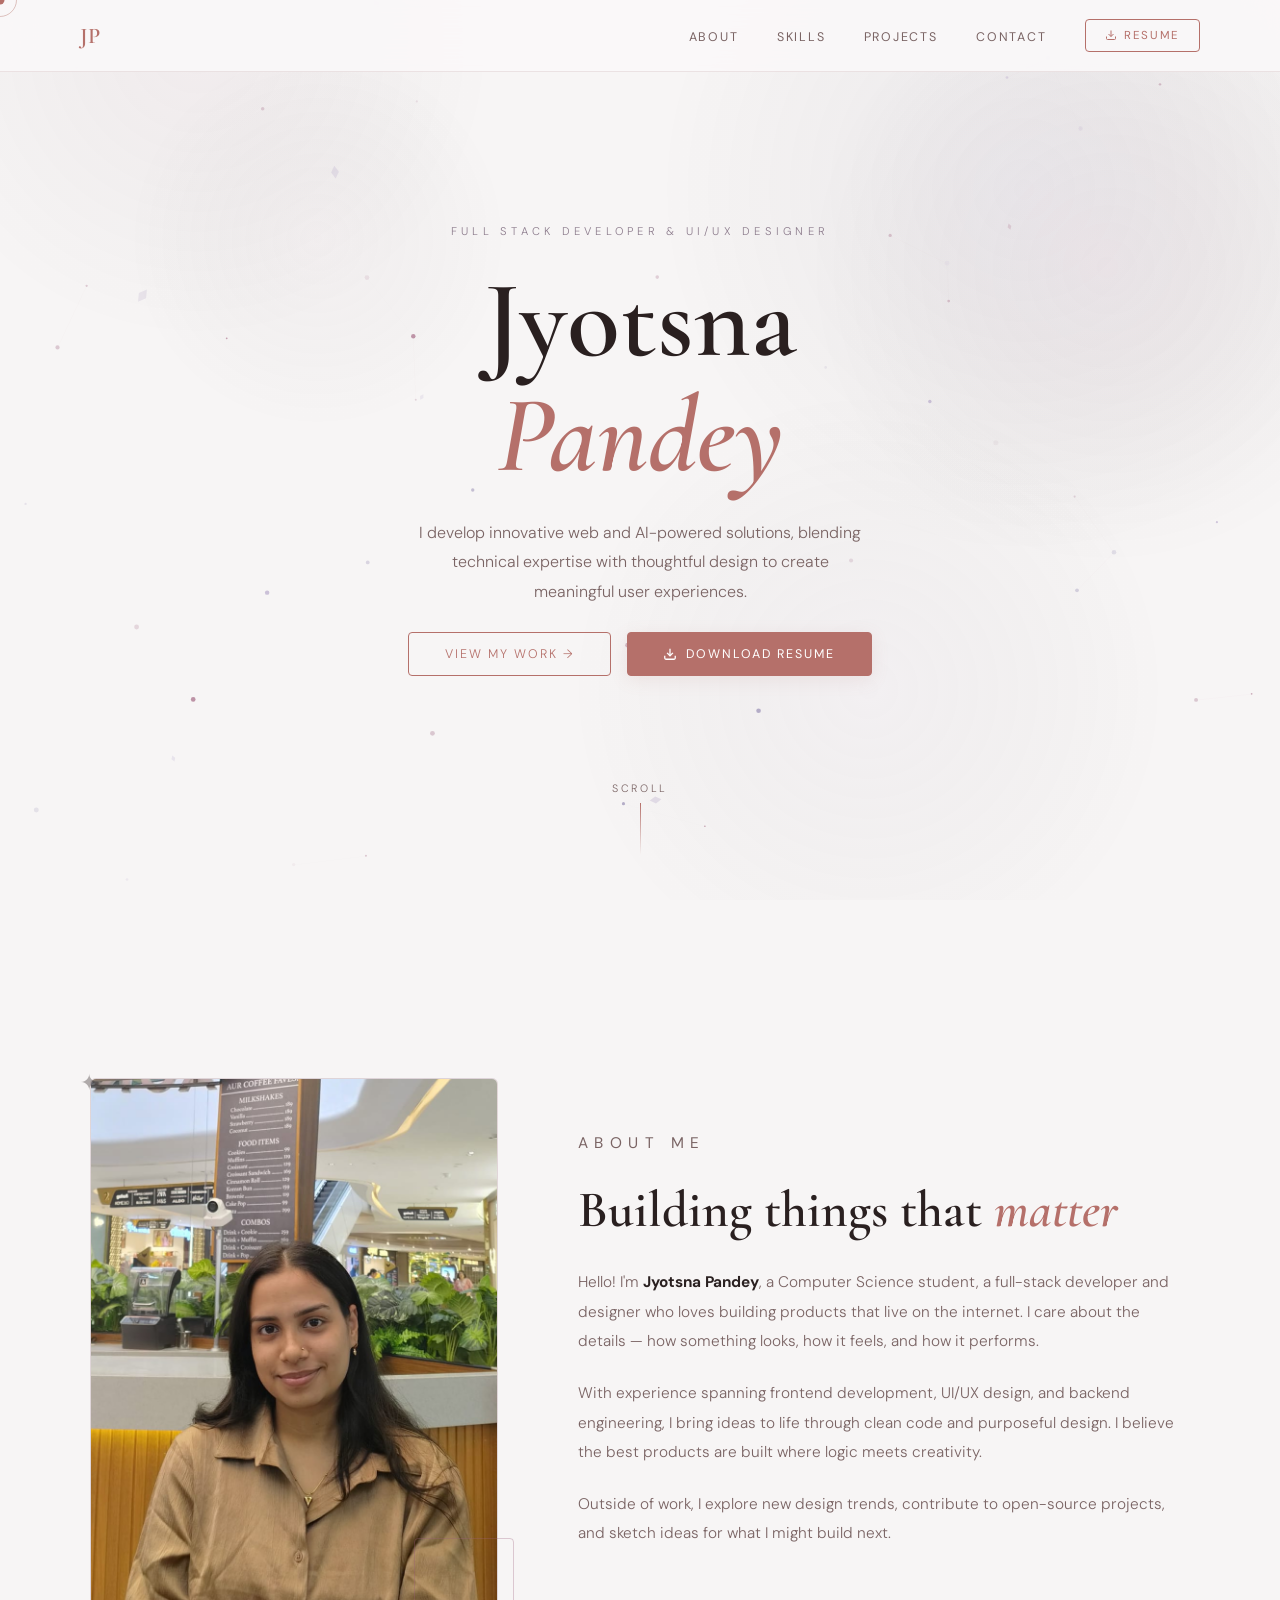
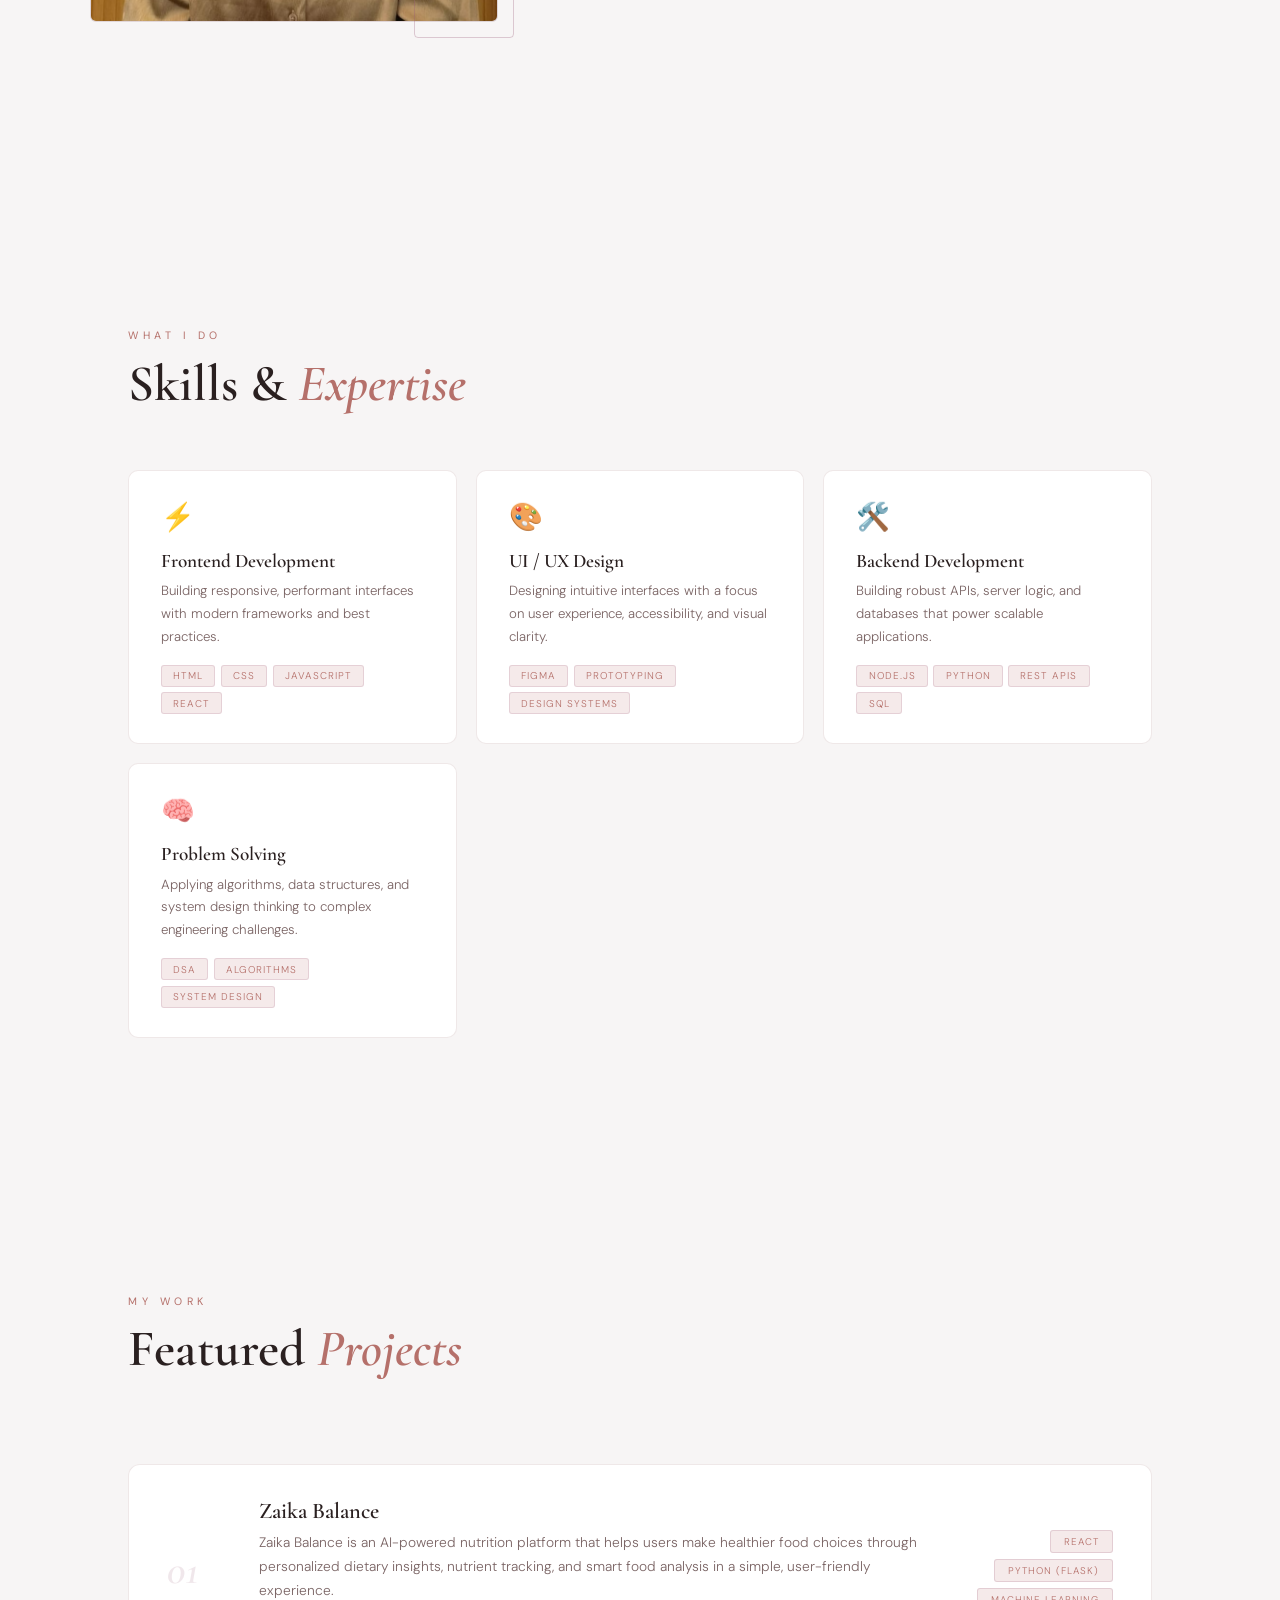
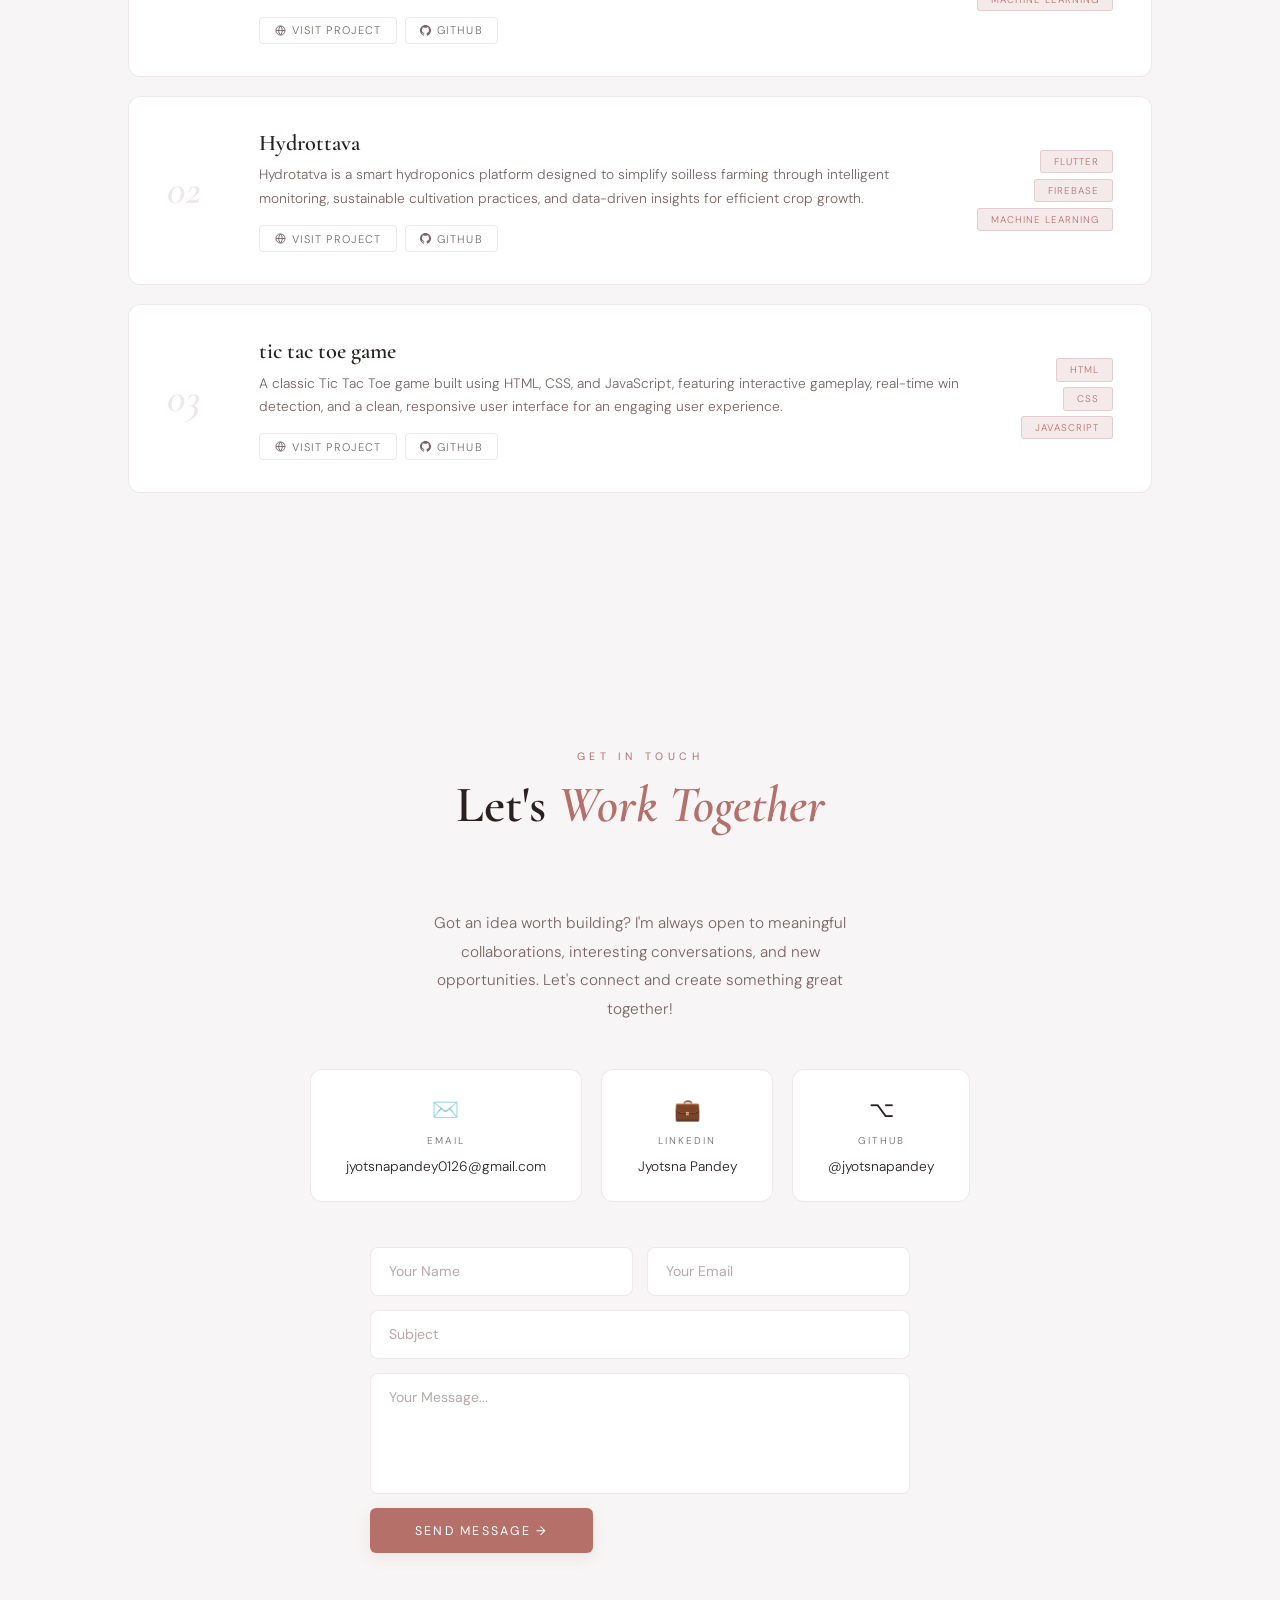
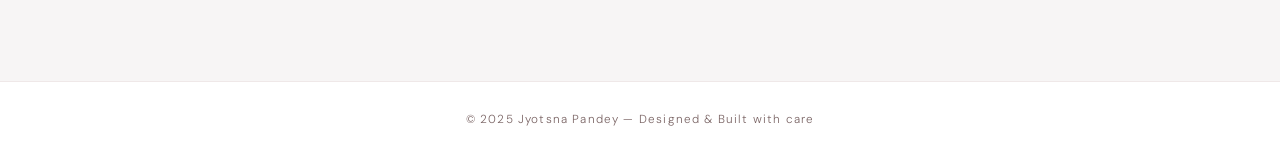
<file: index.html>
<!DOCTYPE html>
<html lang="en">
<head>
  <meta charset="UTF-8"/>
  <meta name="viewport" content="width=device-width, initial-scale=1.0"/>
  <title>Jyotsna Pandey — Portfolio</title>
  <link href="https://fonts.googleapis.com/css2?family=Cormorant+Garamond:ital,wght@0,400;0,600;1,400&family=DM+Sans:wght@300;400;500&display=swap" rel="stylesheet"/>
  <link rel="stylesheet" href="style.css"/>
</head>
<body>

<div class="cursor" id="cursor"></div>
<div class="cursor-ring" id="cursor-ring"></div>
<canvas id="bg-canvas"></canvas>

<!-- NAV -->
<nav>
  <div class="logo">JP</div>
  <ul class="nav-links">
    <li><a href="#about">About</a></li>
    <li><a href="#skills">Skills</a></li>
    <li><a href="#projects">Projects</a></li>
    <li><a href="#contact">Contact</a></li>
    <li>
      <button class="nav-resume-btn" onclick="downloadResume()">
        <svg viewBox="0 0 24 24" fill="none" stroke="currentColor" stroke-width="2">
          <path d="M21 15v4a2 2 0 0 1-2 2H5a2 2 0 0 1-2-2v-4"/>
          <polyline points="7 10 12 15 17 10"/>
          <line x1="12" y1="15" x2="12" y2="3"/>
        </svg>
        Resume
      </button>
    </li>
  </ul>
</nav>

<!-- HERO -->
<section id="hero">
  <span class="hero-eyebrow">Full Stack Developer &amp; UI/UX Designer</span>
  <h1 class="hero-name">Jyotsna<em>Pandey</em></h1>
  <p class="hero-tagline">I develop innovative web and AI-powered solutions, blending technical expertise with thoughtful design to create meaningful user experiences.</p>
  <div class="hero-cta-row">
    <a href="#projects" class="hero-cta">View My Work →</a>
    <a
  href="MY_resume.pdf"
  download
  class="hero-resume-btn"
>
  <svg viewBox="0 0 24 24" fill="none" stroke="currentColor" stroke-width="2.2">
    <path d="M21 15v4a2 2 0 0 1-2 2H5a2 2 0 0 1-2-2v-4"/>
    <polyline points="7 10 12 15 17 10"/>
    <line x1="12" y1="15" x2="12" y2="3"/>
  </svg>
  Download Resume
</a>
  </div>
  <div class="scroll-hint">
    <span>scroll</span>
    <div class="scroll-line"></div>
  </div>
</section>

<!-- ABOUT -->
<section id="about">
  <div class="about-grid reveal">
    <div class="about-image-wrap">
      <div class="about-avatar">
  <img src="profile.jpg" alt="Jyotsna Pandey" />
</div>
      <div class="about-deco"></div>
      <div class="about-deco2">✦</div>
    </div>
    <div class="about-text">
      <p class="section-label">About Me</p>
      <h2 class="section-title">Building things that <em>matter</em></h2>
      <p>Hello! I'm <strong>Jyotsna Pandey</strong>, a Computer Science student, a full-stack developer and designer who loves building products that live on the internet. I care about the details — how something looks, how it feels, and how it performs.</p>
      <p>With experience spanning frontend development, UI/UX design, and backend engineering, I bring ideas to life through clean code and purposeful design. I believe the best products are built where logic meets creativity.</p>
      <p>Outside of work, I explore new design trends, contribute to open-source projects, and sketch ideas for what I might build next.</p>
      
    </div>
  </div>
</section>

<!-- SKILLS -->
<section id="skills">
  <div>
    <div class="skills-header reveal">
      <p class="section-label">What I Do</p>
      <h2 class="section-title">Skills &amp; <em>Expertise</em></h2>
    </div>
    <div class="skills-grid">
      <div class="skill-card reveal">
        <div class="skill-icon">⚡</div>
        <div class="skill-name">Frontend Development</div>
        <div class="skill-desc">Building responsive, performant interfaces with modern frameworks and best practices.</div>
        <div class="skill-tags"><span class="skill-tag">HTML</span><span class="skill-tag">CSS</span><span class="skill-tag">JavaScript</span><span class="skill-tag">React</span></div>
      </div>
      <div class="skill-card reveal">
        <div class="skill-icon">🎨</div>
        <div class="skill-name">UI / UX Design</div>
        <div class="skill-desc">Designing intuitive interfaces with a focus on user experience, accessibility, and visual clarity.</div>
        <div class="skill-tags"><span class="skill-tag">Figma</span><span class="skill-tag">Prototyping</span><span class="skill-tag">Design Systems</span></div>
      </div>
      <div class="skill-card reveal">
        <div class="skill-icon">🛠️</div>
        <div class="skill-name">Backend Development</div>
        <div class="skill-desc">Building robust APIs, server logic, and databases that power scalable applications.</div>
        <div class="skill-tags"><span class="skill-tag">Node.js</span><span class="skill-tag">Python</span><span class="skill-tag">REST APIs</span><span class="skill-tag">SQL</span></div>
      </div>
      
      
      <div class="skill-card reveal">
        <div class="skill-icon">🧠</div>
        <div class="skill-name">Problem Solving</div>
        <div class="skill-desc">Applying algorithms, data structures, and system design thinking to complex engineering challenges.</div>
        <div class="skill-tags"><span class="skill-tag">DSA</span><span class="skill-tag">Algorithms</span><span class="skill-tag">System Design</span></div>
      </div>
    </div>
  </div>
</section>

<section id="projects">
  <div>
    <div class="projects-header reveal">
      <div>
        <p class="section-label">My Work</p>
        <h2 class="section-title">Featured <em>Projects</em></h2>
      </div>
    </div>
    <div class="projects-list">
 
      <!-- ── PROJECT 1 ── -->
      <div class="project-card reveal">
        <div class="project-num">01</div>
        <div class="project-info">
          <div class="project-title">Zaika Balance</div>
          <div class="project-desc">Zaika Balance is an AI-powered nutrition platform that helps users make healthier food choices through personalized dietary insights, nutrient tracking, and smart food analysis in a simple, user-friendly experience.
</div>
          <div class="project-links">
            <a href="https://v0-new-project-fjrieal1q6l.vercel.app/" target="_blank" class="proj-link-btn live">
              <svg viewBox="0 0 24 24" fill="none" stroke="currentColor" stroke-width="2"><circle cx="12" cy="12" r="10"/><line x1="2" y1="12" x2="22" y2="12"/><path d="M12 2a15.3 15.3 0 0 1 4 10 15.3 15.3 0 0 1-4 10 15.3 15.3 0 0 1-4-10 15.3 15.3 0 0 1 4-10z"/></svg>
              Visit Project
            </a>
            <a href="https://github.com/jyotsnapandey-crypto/zaikabalance-frontend" target="_blank" class="proj-link-btn github">
              <svg viewBox="0 0 24 24" fill="currentColor"><path d="M12 0C5.37 0 0 5.37 0 12c0 5.3 3.44 9.8 8.2 11.4.6.1.82-.26.82-.57v-2c-3.34.72-4.04-1.6-4.04-1.6-.54-1.38-1.33-1.75-1.33-1.75-1.08-.74.08-.73.08-.73 1.2.09 1.83 1.23 1.83 1.23 1.06 1.82 2.78 1.3 3.46.99.1-.77.42-1.3.76-1.6-2.67-.3-5.47-1.33-5.47-5.93 0-1.31.47-2.38 1.24-3.22-.13-.3-.54-1.52.12-3.18 0 0 1.01-.32 3.3 1.23a11.5 11.5 0 0 1 3-.4c1.02 0 2.04.13 3 .4 2.28-1.55 3.29-1.23 3.29-1.23.66 1.66.25 2.88.12 3.18.77.84 1.24 1.91 1.24 3.22 0 4.61-2.8 5.63-5.48 5.92.43.37.81 1.1.81 2.22v3.29c0 .32.22.68.83.57C20.57 21.8 24 17.3 24 12 24 5.37 18.63 0 12 0z"/></svg>
              GitHub
            </a>
          </div>
        </div>
        <div class="project-tech">
          <span class="tech-badge">React</span>
          <span class="tech-badge">Python (Flask)</span>
          <span class="tech-badge">Machine Learning</span>
        </div>
      </div>
 
      <!-- ── PROJECT 2 ── -->
      <div class="project-card reveal">
        <div class="project-num">02</div>
        <div class="project-info">
          <div class="project-title">Hydrottava</div>
          <div class="project-desc">Hydrotatva is a smart hydroponics platform designed to simplify soilless farming through intelligent monitoring, sustainable cultivation practices, and data-driven insights for efficient crop growth.
</div>
          <div class="project-links">
            <a href="https://github.com/alzz-26/hydrottva" target="_blank" class="proj-link-btn live">
              <svg viewBox="0 0 24 24" fill="none" stroke="currentColor" stroke-width="2"><circle cx="12" cy="12" r="10"/><line x1="2" y1="12" x2="22" y2="12"/><path d="M12 2a15.3 15.3 0 0 1 4 10 15.3 15.3 0 0 1-4 10 15.3 15.3 0 0 1-4-10 15.3 15.3 0 0 1 4-10z"/></svg>
              Visit Project
            </a>
            <a href="https://github.com/alzz-26/hydrottva" target="_blank" class="proj-link-btn github">
              <svg viewBox="0 0 24 24" fill="currentColor"><path d="M12 0C5.37 0 0 5.37 0 12c0 5.3 3.44 9.8 8.2 11.4.6.1.82-.26.82-.57v-2c-3.34.72-4.04-1.6-4.04-1.6-.54-1.38-1.33-1.75-1.33-1.75-1.08-.74.08-.73.08-.73 1.2.09 1.83 1.23 1.83 1.23 1.06 1.82 2.78 1.3 3.46.99.1-.77.42-1.3.76-1.6-2.67-.3-5.47-1.33-5.47-5.93 0-1.31.47-2.38 1.24-3.22-.13-.3-.54-1.52.12-3.18 0 0 1.01-.32 3.3 1.23a11.5 11.5 0 0 1 3-.4c1.02 0 2.04.13 3 .4 2.28-1.55 3.29-1.23 3.29-1.23.66 1.66.25 2.88.12 3.18.77.84 1.24 1.91 1.24 3.22 0 4.61-2.8 5.63-5.48 5.92.43.37.81 1.1.81 2.22v3.29c0 .32.22.68.83.57C20.57 21.8 24 17.3 24 12 24 5.37 18.63 0 12 0z"/></svg>
              GitHub
            </a>
          </div>
        </div>
        <div class="project-tech">
          <span class="tech-badge">Flutter</span>
          <span class="tech-badge">Firebase</span>
          <span class="tech-badge">Machine Learning</span>
        </div>
      </div>
 
      <!-- ── PROJECT 3 ── -->
      <div class="project-card reveal">
        <div class="project-num">03</div>
        <div class="project-info">
          <div class="project-title">tic tac toe game</div>
          <div class="project-desc">A classic Tic Tac Toe game built using HTML, CSS, and JavaScript, featuring interactive gameplay, real-time win detection, and a clean, responsive user interface for an engaging user experience.
</div>
          <div class="project-links">
            <a href="https://tic-tac-toe-xqd5.vercel.app/" target="_blank" class="proj-link-btn live">
              <svg viewBox="0 0 24 24" fill="none" stroke="currentColor" stroke-width="2"><circle cx="12" cy="12" r="10"/><line x1="2" y1="12" x2="22" y2="12"/><path d="M12 2a15.3 15.3 0 0 1 4 10 15.3 15.3 0 0 1-4 10 15.3 15.3 0 0 1-4-10 15.3 15.3 0 0 1 4-10z"/></svg>
              Visit Project
            </a>
            <a href="https://github.com/yourusername/repo" target="_blank" class="proj-link-btn github">
              <svg viewBox="0 0 24 24" fill="currentColor"><path d="M12 0C5.37 0 0 5.37 0 12c0 5.3 3.44 9.8 8.2 11.4.6.1.82-.26.82-.57v-2c-3.34.72-4.04-1.6-4.04-1.6-.54-1.38-1.33-1.75-1.33-1.75-1.08-.74.08-.73.08-.73 1.2.09 1.83 1.23 1.83 1.23 1.06 1.82 2.78 1.3 3.46.99.1-.77.42-1.3.76-1.6-2.67-.3-5.47-1.33-5.47-5.93 0-1.31.47-2.38 1.24-3.22-.13-.3-.54-1.52.12-3.18 0 0 1.01-.32 3.3 1.23a11.5 11.5 0 0 1 3-.4c1.02 0 2.04.13 3 .4 2.28-1.55 3.29-1.23 3.29-1.23.66 1.66.25 2.88.12 3.18.77.84 1.24 1.91 1.24 3.22 0 4.61-2.8 5.63-5.48 5.92.43.37.81 1.1.81 2.22v3.29c0 .32.22.68.83.57C20.57 21.8 24 17.3 24 12 24 5.37 18.63 0 12 0z"/></svg>
              GitHub
            </a>
          </div>
        </div>
        <div class="project-tech">
          <span class="tech-badge">html</span>
          <span class="tech-badge">css</span>
          <span class="tech-badge">javascript</span>
        </div>
      </div>
 
      
</section>

<!-- CONTACT -->
<section id="contact">
  <div class="reveal" style="text-align:center">
    <p class="section-label">Get in Touch</p>
    <h2 class="section-title">Let's <em>Work Together</em></h2>
  </div>
  <p class="contact-intro reveal">Got an idea worth building? I'm always open to meaningful collaborations, interesting conversations, and new opportunities. Let's connect and create something great together!</p>
  <div class="contact-grid reveal">
    <a href="mailto:jyotsnapandey0126@gmail.com" class="contact-item">
      <span class="ci-icon">✉️</span>
      <span class="ci-label">Email</span>
      <span class="ci-value">jyotsnapandey0126@gmail.com</span>
    </a>
    <a href="https://www.linkedin.com/in/jyotsna-pandey-38709532a/" class="contact-item">
      <span class="ci-icon">💼</span>
      <span class="ci-label">LinkedIn</span>
      <span class="ci-value">Jyotsna Pandey</span>
    </a>
    <a href="https://github.com/jyotsnapandey-crypto" class="contact-item">
      <span class="ci-icon">⌥</span>
      <span class="ci-label">GitHub</span>
      <span class="ci-value">@jyotsnapandey</span>
    </a>
  </div>
 <form class="contact-form reveal" action="https://formspree.io/f/xzdwqjen" method="POST">
    <div class="form-row">
      <input type="text" name="name" placeholder="Your Name"/>
      <input type="email" name="email" placeholder="Your Email"/>
    </div>
    <input type="text" name="subject" placeholder="Subject"/>
    <textarea name="message" rows="5" placeholder="Your Message..."></textarea>
    <button class="btn-send" type="submit">Send Message →</button>
</form>
</section>

<footer>
  <p>© 2025 Jyotsna Pandey — Designed &amp; Built with care</p>
</footer>

<!-- EDIT PROJECT MODAL -->
<div class="modal-overlay" id="edit-modal">
  <div class="modal-box">
    <button class="modal-close" onclick="closeEditModal()">✕</button>
    <div class="modal-title" id="edit-modal-title">Edit Project</div>
    <p class="modal-sub">Update your project details below.</p>
    <div class="modal-field">
      <label>Project Title</label>
      <input type="text" id="edit-proj-title" placeholder="My Project"/>
    </div>
    <div class="modal-field">
      <label>Description</label>
      <textarea id="edit-proj-desc" rows="3" placeholder="What does this project do?"></textarea>
    </div>
    <div class="modal-field">
      <label>Tech Stack Tags</label>
      <div id="edit-tags-row" class="modal-tags-row"></div>
      <div class="tag-add-row">
        <input type="text" id="new-tag-input" placeholder="e.g. React, Python…"/>
        <button class="tag-add-btn" onclick="addTag()">+ Add</button>
      </div>
    </div>
    <hr class="modal-divider"/>
    <div class="modal-field">
      <label>
        <svg width="12" height="12" viewBox="0 0 24 24" fill="none" stroke="currentColor" stroke-width="2"><circle cx="12" cy="12" r="10"/><line x1="2" y1="12" x2="22" y2="12"/><path d="M12 2a15.3 15.3 0 0 1 4 10 15.3 15.3 0 0 1-4 10 15.3 15.3 0 0 1-4-10 15.3 15.3 0 0 1 4-10z"/></svg>
        Live / Deployed URL
      </label>
      <input type="url" id="edit-proj-live" placeholder="https://your-project.vercel.app"/>
    </div>
    <div class="modal-field">
      <label>
        <svg width="12" height="12" viewBox="0 0 24 24" fill="currentColor"><path d="M12 0C5.37 0 0 5.37 0 12c0 5.3 3.44 9.8 8.2 11.4.6.1.82-.26.82-.57v-2c-3.34.72-4.04-1.6-4.04-1.6-.54-1.38-1.33-1.75-1.33-1.75-1.08-.74.08-.73.08-.73 1.2.09 1.83 1.23 1.83 1.23 1.06 1.82 2.78 1.3 3.46.99.1-.77.42-1.3.76-1.6-2.67-.3-5.47-1.33-5.47-5.93 0-1.31.47-2.38 1.24-3.22-.13-.3-.54-1.52.12-3.18 0 0 1.01-.32 3.3 1.23a11.5 11.5 0 0 1 3-.4c1.02 0 2.04.13 3 .4 2.28-1.55 3.29-1.23 3.29-1.23.66 1.66.25 2.88.12 3.18.77.84 1.24 1.91 1.24 3.22 0 4.61-2.8 5.63-5.48 5.92.43.37.81 1.1.81 2.22v3.29c0 .32.22.68.83.57C20.57 21.8 24 17.3 24 12 24 5.37 18.63 0 12 0z"/></svg>
        GitHub Repository URL
      </label>
      <input type="url" id="edit-proj-gh" placeholder="https://github.com/yourusername/repo"/>
    </div>
    <div class="modal-actions">
      <button class="modal-save" onclick="saveEditModal()">Save Project</button>
      <button class="modal-cancel" onclick="closeEditModal()">Cancel</button>
    </div>
  </div>
</div>

<!-- LINKS MODAL -->
<div class="modal-overlay" id="link-modal">
  <div class="modal-box">
    <button class="modal-close" onclick="closeModal()">✕</button>
    <div class="modal-title" id="modal-project-name">Project</div>
    <p class="modal-sub">Add your project links below.</p>
    <div class="modal-field">
      <label>Live / Deployed URL</label>
      <input type="url" id="modal-live-input" placeholder="https://your-project.vercel.app"/>
    </div>
    <div class="modal-field">
      <label>GitHub Repository URL</label>
      <input type="url" id="modal-gh-input" placeholder="https://github.com/yourusername/repo"/>
    </div>
    <div class="modal-actions">
      <button class="modal-save" onclick="saveLinks()">Save Links</button>
      <button class="modal-cancel" onclick="closeModal()">Cancel</button>
    </div>
  </div>
</div>

<div class="dl-toast" id="dl-toast">✦ Done!</div>

<script src="script.js"></script>
</body>
</html>
</file>
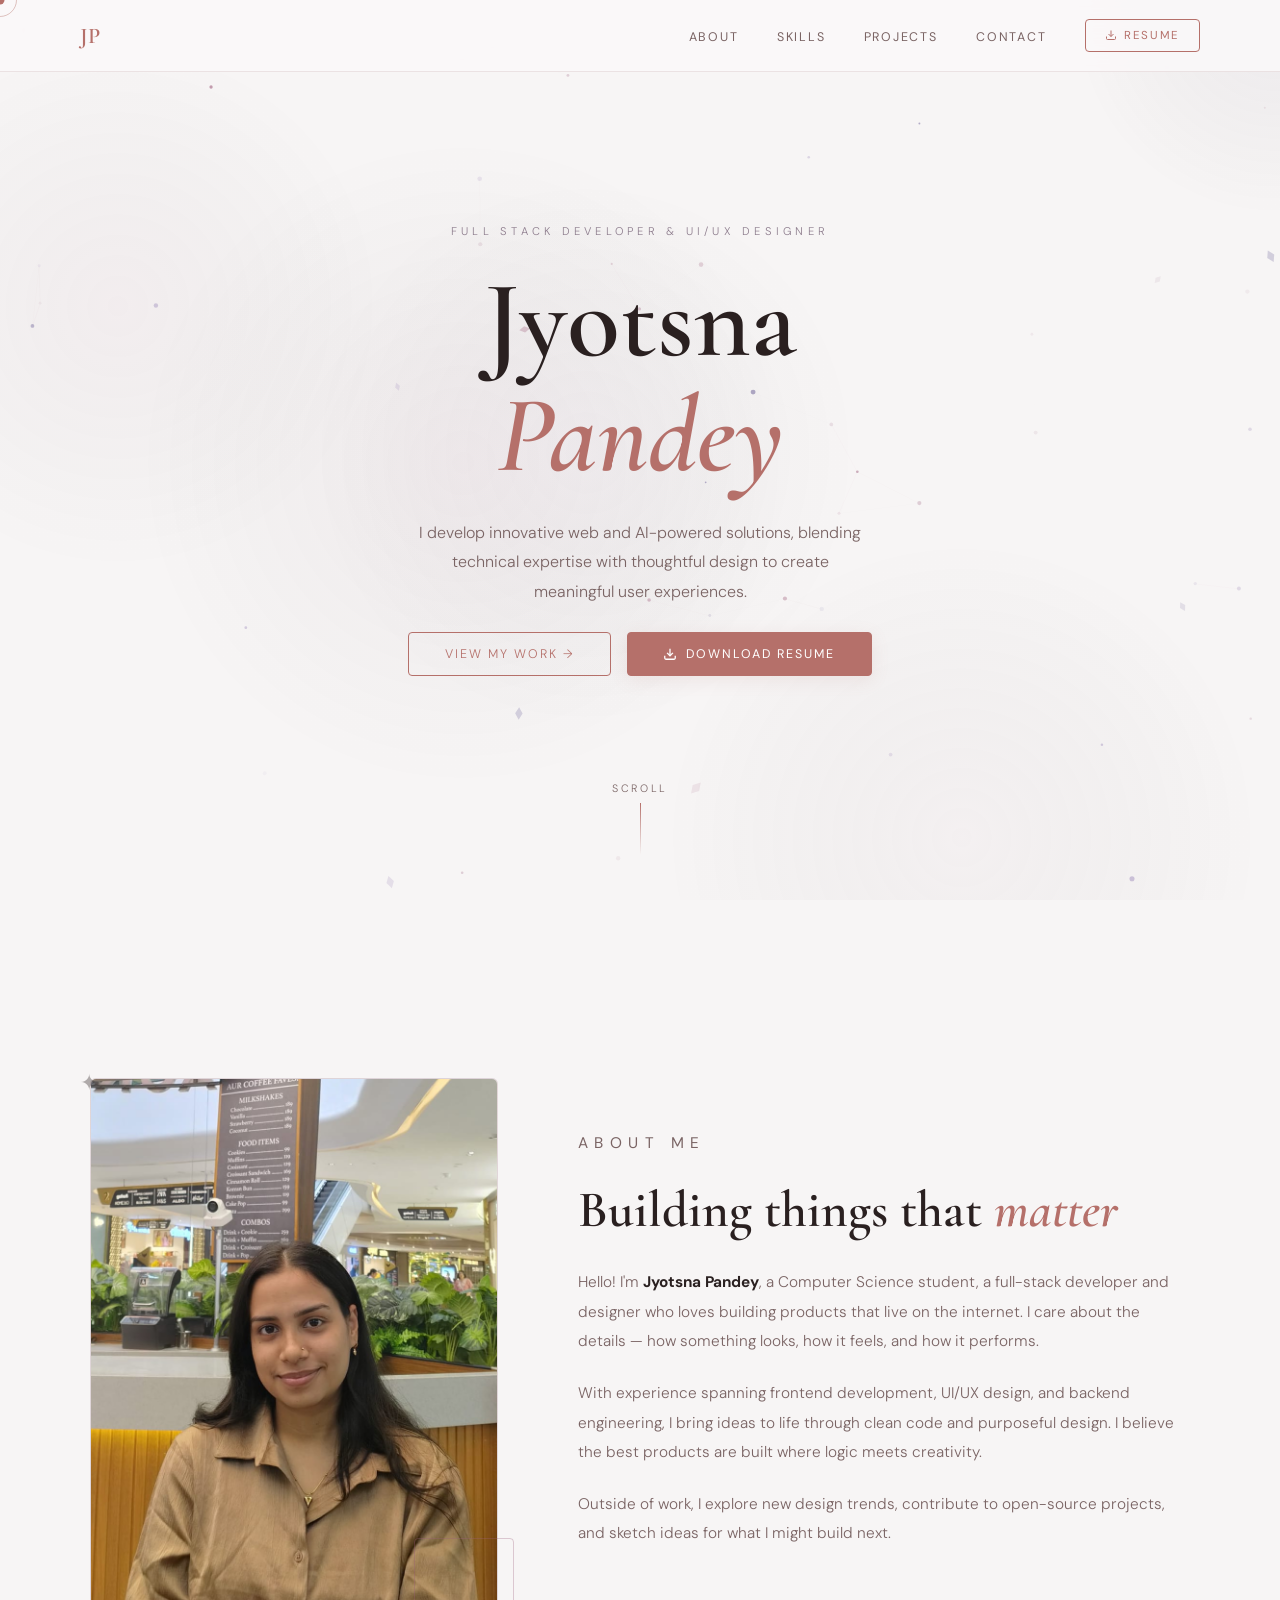
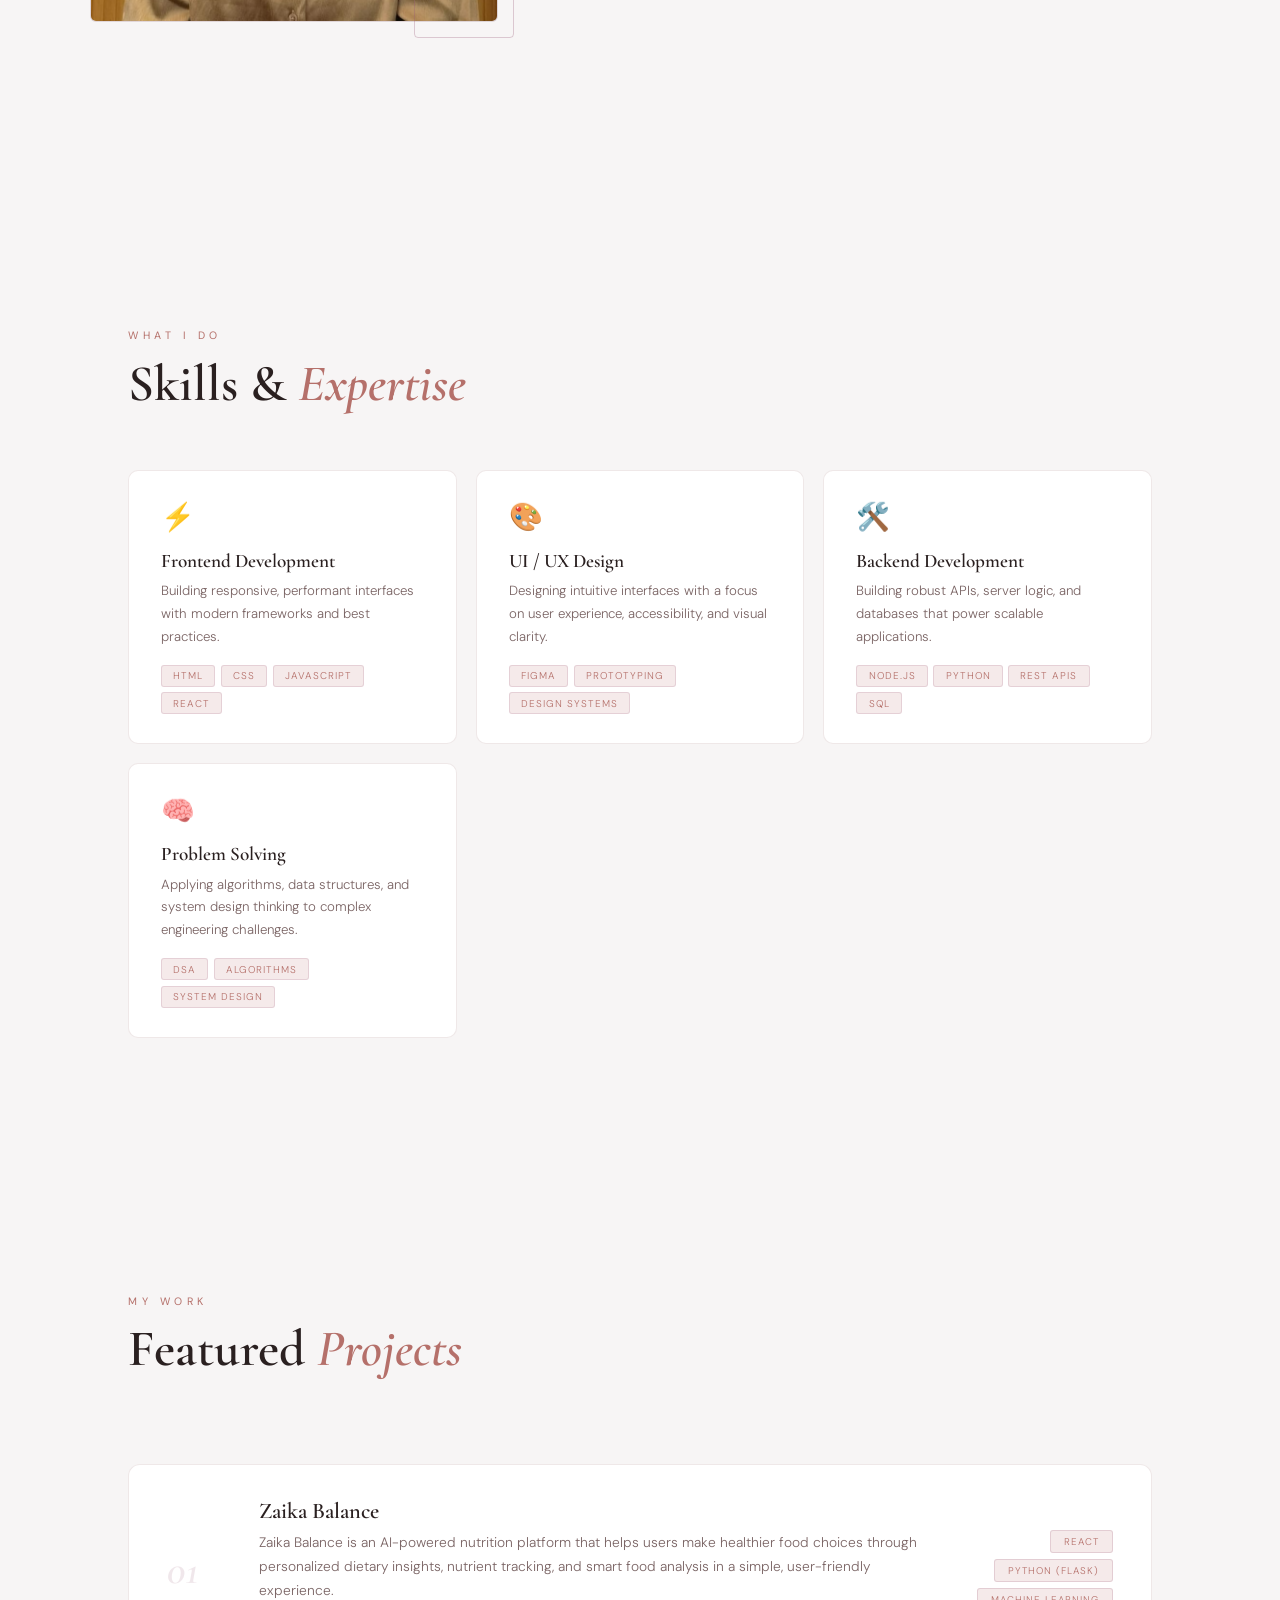
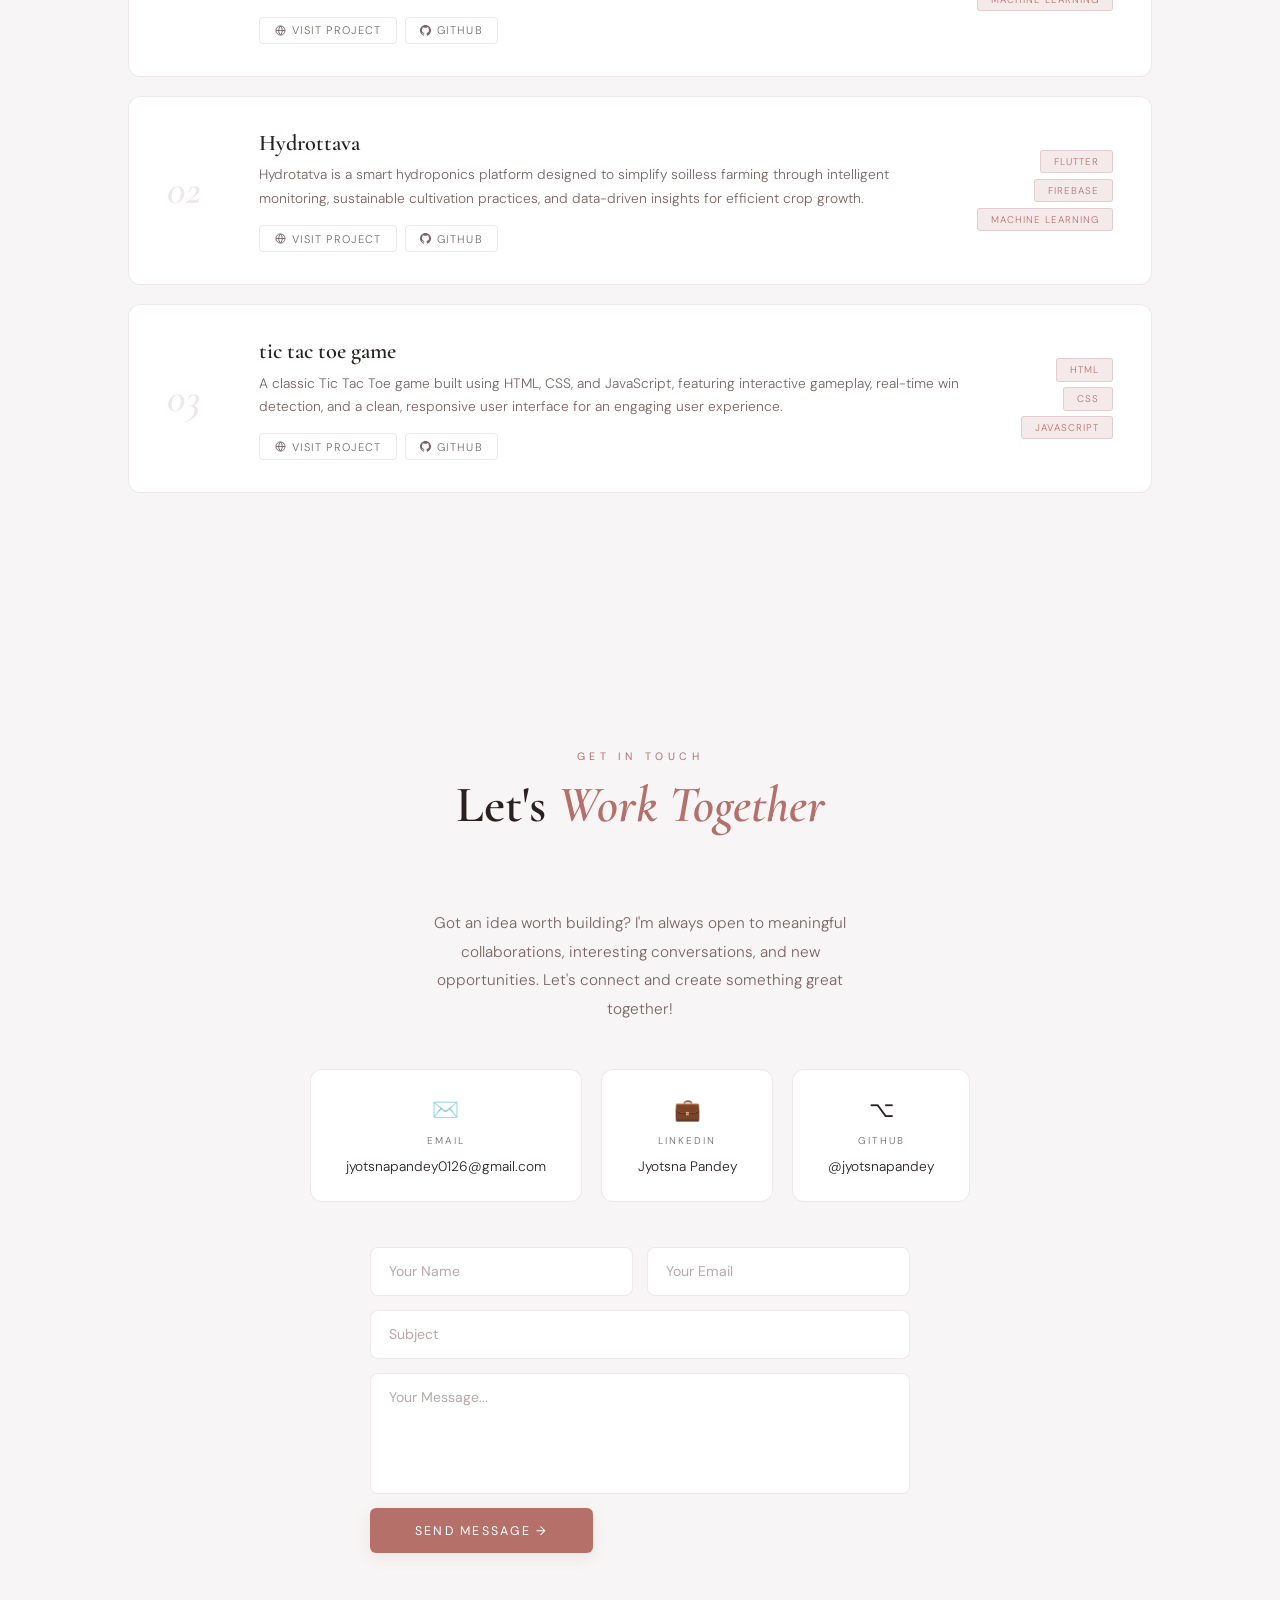
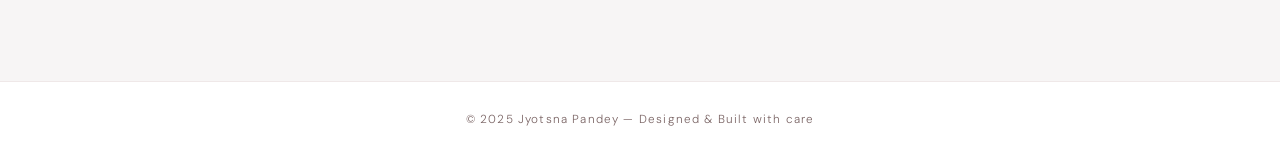
<file: index (2).html>
<!DOCTYPE html>
<html lang="en">
<head>
  <meta charset="UTF-8"/>
  <meta name="viewport" content="width=device-width, initial-scale=1.0"/>
  <title>Jyotsna Pandey — Portfolio</title>
  <link href="https://fonts.googleapis.com/css2?family=Cormorant+Garamond:ital,wght@0,400;0,600;1,400&family=DM+Sans:wght@300;400;500&display=swap" rel="stylesheet"/>
  <link rel="stylesheet" href="style (2).css"/>
</head>
<body>

<div class="cursor" id="cursor"></div>
<div class="cursor-ring" id="cursor-ring"></div>
<canvas id="bg-canvas"></canvas>

<!-- NAV -->
<nav>
  <div class="logo">JP</div>
  <ul class="nav-links">
    <li><a href="#about">About</a></li>
    <li><a href="#skills">Skills</a></li>
    <li><a href="#projects">Projects</a></li>
    <li><a href="#contact">Contact</a></li>
    <li>
      <button class="nav-resume-btn" onclick="downloadResume()">
        <svg viewBox="0 0 24 24" fill="none" stroke="currentColor" stroke-width="2">
          <path d="M21 15v4a2 2 0 0 1-2 2H5a2 2 0 0 1-2-2v-4"/>
          <polyline points="7 10 12 15 17 10"/>
          <line x1="12" y1="15" x2="12" y2="3"/>
        </svg>
        Resume
      </button>
    </li>
  </ul>
</nav>

<!-- HERO -->
<section id="hero">
  <span class="hero-eyebrow">Full Stack Developer &amp; UI/UX Designer</span>
  <h1 class="hero-name">Jyotsna<em>Pandey</em></h1>
  <p class="hero-tagline">I develop innovative web and AI-powered solutions, blending technical expertise with thoughtful design to create meaningful user experiences.</p>
  <div class="hero-cta-row">
    <a href="#projects" class="hero-cta">View My Work →</a>
    <a
  href="MY_resume.pdf"
  download
  class="hero-resume-btn"
>
  <svg viewBox="0 0 24 24" fill="none" stroke="currentColor" stroke-width="2.2">
    <path d="M21 15v4a2 2 0 0 1-2 2H5a2 2 0 0 1-2-2v-4"/>
    <polyline points="7 10 12 15 17 10"/>
    <line x1="12" y1="15" x2="12" y2="3"/>
  </svg>
  Download Resume
</a>
  </div>
  <div class="scroll-hint">
    <span>scroll</span>
    <div class="scroll-line"></div>
  </div>
</section>

<!-- ABOUT -->
<section id="about">
  <div class="about-grid reveal">
    <div class="about-image-wrap">
      <div class="about-avatar">
  <img src="profile.jpg" alt="Jyotsna Pandey" />
</div>
      <div class="about-deco"></div>
      <div class="about-deco2">✦</div>
    </div>
    <div class="about-text">
      <p class="section-label">About Me</p>
      <h2 class="section-title">Building things that <em>matter</em></h2>
      <p>Hello! I'm <strong>Jyotsna Pandey</strong>, a Computer Science student, a full-stack developer and designer who loves building products that live on the internet. I care about the details — how something looks, how it feels, and how it performs.</p>
      <p>With experience spanning frontend development, UI/UX design, and backend engineering, I bring ideas to life through clean code and purposeful design. I believe the best products are built where logic meets creativity.</p>
      <p>Outside of work, I explore new design trends, contribute to open-source projects, and sketch ideas for what I might build next.</p>
      
    </div>
  </div>
</section>

<!-- SKILLS -->
<section id="skills">
  <div>
    <div class="skills-header reveal">
      <p class="section-label">What I Do</p>
      <h2 class="section-title">Skills &amp; <em>Expertise</em></h2>
    </div>
    <div class="skills-grid">
      <div class="skill-card reveal">
        <div class="skill-icon">⚡</div>
        <div class="skill-name">Frontend Development</div>
        <div class="skill-desc">Building responsive, performant interfaces with modern frameworks and best practices.</div>
        <div class="skill-tags"><span class="skill-tag">HTML</span><span class="skill-tag">CSS</span><span class="skill-tag">JavaScript</span><span class="skill-tag">React</span></div>
      </div>
      <div class="skill-card reveal">
        <div class="skill-icon">🎨</div>
        <div class="skill-name">UI / UX Design</div>
        <div class="skill-desc">Designing intuitive interfaces with a focus on user experience, accessibility, and visual clarity.</div>
        <div class="skill-tags"><span class="skill-tag">Figma</span><span class="skill-tag">Prototyping</span><span class="skill-tag">Design Systems</span></div>
      </div>
      <div class="skill-card reveal">
        <div class="skill-icon">🛠️</div>
        <div class="skill-name">Backend Development</div>
        <div class="skill-desc">Building robust APIs, server logic, and databases that power scalable applications.</div>
        <div class="skill-tags"><span class="skill-tag">Node.js</span><span class="skill-tag">Python</span><span class="skill-tag">REST APIs</span><span class="skill-tag">SQL</span></div>
      </div>
      
      
      <div class="skill-card reveal">
        <div class="skill-icon">🧠</div>
        <div class="skill-name">Problem Solving</div>
        <div class="skill-desc">Applying algorithms, data structures, and system design thinking to complex engineering challenges.</div>
        <div class="skill-tags"><span class="skill-tag">DSA</span><span class="skill-tag">Algorithms</span><span class="skill-tag">System Design</span></div>
      </div>
    </div>
  </div>
</section>

<section id="projects">
  <div>
    <div class="projects-header reveal">
      <div>
        <p class="section-label">My Work</p>
        <h2 class="section-title">Featured <em>Projects</em></h2>
      </div>
    </div>
    <div class="projects-list">
 
      <!-- ── PROJECT 1 ── -->
      <div class="project-card reveal">
        <div class="project-num">01</div>
        <div class="project-info">
          <div class="project-title">Zaika Balance</div>
          <div class="project-desc">Zaika Balance is an AI-powered nutrition platform that helps users make healthier food choices through personalized dietary insights, nutrient tracking, and smart food analysis in a simple, user-friendly experience.
</div>
          <div class="project-links">
            <a href="https://v0-new-project-fjrieal1q6l.vercel.app/" target="_blank" class="proj-link-btn live">
              <svg viewBox="0 0 24 24" fill="none" stroke="currentColor" stroke-width="2"><circle cx="12" cy="12" r="10"/><line x1="2" y1="12" x2="22" y2="12"/><path d="M12 2a15.3 15.3 0 0 1 4 10 15.3 15.3 0 0 1-4 10 15.3 15.3 0 0 1-4-10 15.3 15.3 0 0 1 4-10z"/></svg>
              Visit Project
            </a>
            <a href="https://github.com/jyotsnapandey-crypto/zaikabalance-frontend" target="_blank" class="proj-link-btn github">
              <svg viewBox="0 0 24 24" fill="currentColor"><path d="M12 0C5.37 0 0 5.37 0 12c0 5.3 3.44 9.8 8.2 11.4.6.1.82-.26.82-.57v-2c-3.34.72-4.04-1.6-4.04-1.6-.54-1.38-1.33-1.75-1.33-1.75-1.08-.74.08-.73.08-.73 1.2.09 1.83 1.23 1.83 1.23 1.06 1.82 2.78 1.3 3.46.99.1-.77.42-1.3.76-1.6-2.67-.3-5.47-1.33-5.47-5.93 0-1.31.47-2.38 1.24-3.22-.13-.3-.54-1.52.12-3.18 0 0 1.01-.32 3.3 1.23a11.5 11.5 0 0 1 3-.4c1.02 0 2.04.13 3 .4 2.28-1.55 3.29-1.23 3.29-1.23.66 1.66.25 2.88.12 3.18.77.84 1.24 1.91 1.24 3.22 0 4.61-2.8 5.63-5.48 5.92.43.37.81 1.1.81 2.22v3.29c0 .32.22.68.83.57C20.57 21.8 24 17.3 24 12 24 5.37 18.63 0 12 0z"/></svg>
              GitHub
            </a>
          </div>
        </div>
        <div class="project-tech">
          <span class="tech-badge">React</span>
          <span class="tech-badge">Python (Flask)</span>
          <span class="tech-badge">Machine Learning</span>
        </div>
      </div>
 
      <!-- ── PROJECT 2 ── -->
      <div class="project-card reveal">
        <div class="project-num">02</div>
        <div class="project-info">
          <div class="project-title">Hydrottava</div>
          <div class="project-desc">Hydrotatva is a smart hydroponics platform designed to simplify soilless farming through intelligent monitoring, sustainable cultivation practices, and data-driven insights for efficient crop growth.
</div>
          <div class="project-links">
            <a href="https://github.com/alzz-26/hydrottva" target="_blank" class="proj-link-btn live">
              <svg viewBox="0 0 24 24" fill="none" stroke="currentColor" stroke-width="2"><circle cx="12" cy="12" r="10"/><line x1="2" y1="12" x2="22" y2="12"/><path d="M12 2a15.3 15.3 0 0 1 4 10 15.3 15.3 0 0 1-4 10 15.3 15.3 0 0 1-4-10 15.3 15.3 0 0 1 4-10z"/></svg>
              Visit Project
            </a>
            <a href="https://github.com/alzz-26/hydrottva" target="_blank" class="proj-link-btn github">
              <svg viewBox="0 0 24 24" fill="currentColor"><path d="M12 0C5.37 0 0 5.37 0 12c0 5.3 3.44 9.8 8.2 11.4.6.1.82-.26.82-.57v-2c-3.34.72-4.04-1.6-4.04-1.6-.54-1.38-1.33-1.75-1.33-1.75-1.08-.74.08-.73.08-.73 1.2.09 1.83 1.23 1.83 1.23 1.06 1.82 2.78 1.3 3.46.99.1-.77.42-1.3.76-1.6-2.67-.3-5.47-1.33-5.47-5.93 0-1.31.47-2.38 1.24-3.22-.13-.3-.54-1.52.12-3.18 0 0 1.01-.32 3.3 1.23a11.5 11.5 0 0 1 3-.4c1.02 0 2.04.13 3 .4 2.28-1.55 3.29-1.23 3.29-1.23.66 1.66.25 2.88.12 3.18.77.84 1.24 1.91 1.24 3.22 0 4.61-2.8 5.63-5.48 5.92.43.37.81 1.1.81 2.22v3.29c0 .32.22.68.83.57C20.57 21.8 24 17.3 24 12 24 5.37 18.63 0 12 0z"/></svg>
              GitHub
            </a>
          </div>
        </div>
        <div class="project-tech">
          <span class="tech-badge">Flutter</span>
          <span class="tech-badge">Firebase</span>
          <span class="tech-badge">Machine Learning</span>
        </div>
      </div>
 
      <!-- ── PROJECT 3 ── -->
      <div class="project-card reveal">
        <div class="project-num">03</div>
        <div class="project-info">
          <div class="project-title">tic tac toe game</div>
          <div class="project-desc">A classic Tic Tac Toe game built using HTML, CSS, and JavaScript, featuring interactive gameplay, real-time win detection, and a clean, responsive user interface for an engaging user experience.
</div>
          <div class="project-links">
            <a href="https://tic-tac-toe-xqd5.vercel.app/" target="_blank" class="proj-link-btn live">
              <svg viewBox="0 0 24 24" fill="none" stroke="currentColor" stroke-width="2"><circle cx="12" cy="12" r="10"/><line x1="2" y1="12" x2="22" y2="12"/><path d="M12 2a15.3 15.3 0 0 1 4 10 15.3 15.3 0 0 1-4 10 15.3 15.3 0 0 1-4-10 15.3 15.3 0 0 1 4-10z"/></svg>
              Visit Project
            </a>
            <a href="https://github.com/yourusername/repo" target="_blank" class="proj-link-btn github">
              <svg viewBox="0 0 24 24" fill="currentColor"><path d="M12 0C5.37 0 0 5.37 0 12c0 5.3 3.44 9.8 8.2 11.4.6.1.82-.26.82-.57v-2c-3.34.72-4.04-1.6-4.04-1.6-.54-1.38-1.33-1.75-1.33-1.75-1.08-.74.08-.73.08-.73 1.2.09 1.83 1.23 1.83 1.23 1.06 1.82 2.78 1.3 3.46.99.1-.77.42-1.3.76-1.6-2.67-.3-5.47-1.33-5.47-5.93 0-1.31.47-2.38 1.24-3.22-.13-.3-.54-1.52.12-3.18 0 0 1.01-.32 3.3 1.23a11.5 11.5 0 0 1 3-.4c1.02 0 2.04.13 3 .4 2.28-1.55 3.29-1.23 3.29-1.23.66 1.66.25 2.88.12 3.18.77.84 1.24 1.91 1.24 3.22 0 4.61-2.8 5.63-5.48 5.92.43.37.81 1.1.81 2.22v3.29c0 .32.22.68.83.57C20.57 21.8 24 17.3 24 12 24 5.37 18.63 0 12 0z"/></svg>
              GitHub
            </a>
          </div>
        </div>
        <div class="project-tech">
          <span class="tech-badge">html</span>
          <span class="tech-badge">css</span>
          <span class="tech-badge">javascript</span>
        </div>
      </div>
 
      
</section>

<!-- CONTACT -->
<section id="contact">
  <div class="reveal" style="text-align:center">
    <p class="section-label">Get in Touch</p>
    <h2 class="section-title">Let's <em>Work Together</em></h2>
  </div>
  <p class="contact-intro reveal">Got an idea worth building? I'm always open to meaningful collaborations, interesting conversations, and new opportunities. Let's connect and create something great together!</p>
  <div class="contact-grid reveal">
    <a href="mailto:jyotsnapandey0126@gmail.com" class="contact-item">
      <span class="ci-icon">✉️</span>
      <span class="ci-label">Email</span>
      <span class="ci-value">jyotsnapandey0126@gmail.com</span>
    </a>
    <a href="https://www.linkedin.com/in/jyotsna-pandey-38709532a/" class="contact-item">
      <span class="ci-icon">💼</span>
      <span class="ci-label">LinkedIn</span>
      <span class="ci-value">Jyotsna Pandey</span>
    </a>
    <a href="https://github.com/jyotsnapandey-crypto" class="contact-item">
      <span class="ci-icon">⌥</span>
      <span class="ci-label">GitHub</span>
      <span class="ci-value">@jyotsnapandey</span>
    </a>
  </div>
 <form class="contact-form reveal" action="https://formspree.io/f/xzdwqjen" method="POST">
    <div class="form-row">
      <input type="text" name="name" placeholder="Your Name"/>
      <input type="email" name="email" placeholder="Your Email"/>
    </div>
    <input type="text" name="subject" placeholder="Subject"/>
    <textarea name="message" rows="5" placeholder="Your Message..."></textarea>
    <button class="btn-send" type="submit">Send Message →</button>
</form>
</section>

<footer>
  <p>© 2025 Jyotsna Pandey — Designed &amp; Built with care</p>
</footer>

<!-- EDIT PROJECT MODAL -->
<div class="modal-overlay" id="edit-modal">
  <div class="modal-box">
    <button class="modal-close" onclick="closeEditModal()">✕</button>
    <div class="modal-title" id="edit-modal-title">Edit Project</div>
    <p class="modal-sub">Update your project details below.</p>
    <div class="modal-field">
      <label>Project Title</label>
      <input type="text" id="edit-proj-title" placeholder="My Project"/>
    </div>
    <div class="modal-field">
      <label>Description</label>
      <textarea id="edit-proj-desc" rows="3" placeholder="What does this project do?"></textarea>
    </div>
    <div class="modal-field">
      <label>Tech Stack Tags</label>
      <div id="edit-tags-row" class="modal-tags-row"></div>
      <div class="tag-add-row">
        <input type="text" id="new-tag-input" placeholder="e.g. React, Python…"/>
        <button class="tag-add-btn" onclick="addTag()">+ Add</button>
      </div>
    </div>
    <hr class="modal-divider"/>
    <div class="modal-field">
      <label>
        <svg width="12" height="12" viewBox="0 0 24 24" fill="none" stroke="currentColor" stroke-width="2"><circle cx="12" cy="12" r="10"/><line x1="2" y1="12" x2="22" y2="12"/><path d="M12 2a15.3 15.3 0 0 1 4 10 15.3 15.3 0 0 1-4 10 15.3 15.3 0 0 1-4-10 15.3 15.3 0 0 1 4-10z"/></svg>
        Live / Deployed URL
      </label>
      <input type="url" id="edit-proj-live" placeholder="https://your-project.vercel.app"/>
    </div>
    <div class="modal-field">
      <label>
        <svg width="12" height="12" viewBox="0 0 24 24" fill="currentColor"><path d="M12 0C5.37 0 0 5.37 0 12c0 5.3 3.44 9.8 8.2 11.4.6.1.82-.26.82-.57v-2c-3.34.72-4.04-1.6-4.04-1.6-.54-1.38-1.33-1.75-1.33-1.75-1.08-.74.08-.73.08-.73 1.2.09 1.83 1.23 1.83 1.23 1.06 1.82 2.78 1.3 3.46.99.1-.77.42-1.3.76-1.6-2.67-.3-5.47-1.33-5.47-5.93 0-1.31.47-2.38 1.24-3.22-.13-.3-.54-1.52.12-3.18 0 0 1.01-.32 3.3 1.23a11.5 11.5 0 0 1 3-.4c1.02 0 2.04.13 3 .4 2.28-1.55 3.29-1.23 3.29-1.23.66 1.66.25 2.88.12 3.18.77.84 1.24 1.91 1.24 3.22 0 4.61-2.8 5.63-5.48 5.92.43.37.81 1.1.81 2.22v3.29c0 .32.22.68.83.57C20.57 21.8 24 17.3 24 12 24 5.37 18.63 0 12 0z"/></svg>
        GitHub Repository URL
      </label>
      <input type="url" id="edit-proj-gh" placeholder="https://github.com/yourusername/repo"/>
    </div>
    <div class="modal-actions">
      <button class="modal-save" onclick="saveEditModal()">Save Project</button>
      <button class="modal-cancel" onclick="closeEditModal()">Cancel</button>
    </div>
  </div>
</div>

<!-- LINKS MODAL -->
<div class="modal-overlay" id="link-modal">
  <div class="modal-box">
    <button class="modal-close" onclick="closeModal()">✕</button>
    <div class="modal-title" id="modal-project-name">Project</div>
    <p class="modal-sub">Add your project links below.</p>
    <div class="modal-field">
      <label>Live / Deployed URL</label>
      <input type="url" id="modal-live-input" placeholder="https://your-project.vercel.app"/>
    </div>
    <div class="modal-field">
      <label>GitHub Repository URL</label>
      <input type="url" id="modal-gh-input" placeholder="https://github.com/yourusername/repo"/>
    </div>
    <div class="modal-actions">
      <button class="modal-save" onclick="saveLinks()">Save Links</button>
      <button class="modal-cancel" onclick="closeModal()">Cancel</button>
    </div>
  </div>
</div>

<div class="dl-toast" id="dl-toast">✦ Done!</div>

<script src="script (2).js"></script>
</body>
</html>
</file>
<file: style.css>
/* =====================================================
   Jyotsna Pandey — Portfolio (Elegant Professional)
   ===================================================== */

:root {
  --bg:      #f7f5f5;
  --bg2:     #f0eded;
  --surface: rgba(255,255,255,0.9);
  --border:  rgba(150,100,100,0.15);
  --accent:  #b5706a;
  --accent2: #8c7b8c;
  --text:    #2a2020;
  --muted:   #7a6464;
  --light:   #f5eaea;
  --white:   #ffffff;
  --shadow:  rgba(181,112,106,0.12);
}

*, *::before, *::after { margin:0; padding:0; box-sizing:border-box; }
html { scroll-behavior: smooth; }

body {
  background: var(--bg);
  color: var(--text);
  font-family: 'DM Sans', sans-serif;
  font-weight: 300;
  overflow-x: hidden;
  cursor: none;
}

/* ── Cursor ── */
.cursor {
  position:fixed; width:9px; height:9px;
  background: var(--accent); border-radius:50%;
  pointer-events:none; z-index:9999;
  transform:translate(-50%,-50%);
  transition: width .3s, height .3s;
}
.cursor-ring {
  position:fixed; width:34px; height:34px;
  border:1.5px solid var(--accent); border-radius:50%;
  pointer-events:none; z-index:9998;
  transform:translate(-50%,-50%);
  transition:width .3s, height .3s, opacity .3s;
  opacity:0.4;
}

/* ── Canvas ── */
#bg-canvas { position:fixed; inset:0; z-index:0; pointer-events:none; }

/* ── Nav ── */
nav {
  position:fixed; top:0; left:0; right:0; z-index:100;
  display:flex; justify-content:space-between; align-items:center;
  padding:1.2rem 5rem;
  background:rgba(250,248,249,0.92);
  backdrop-filter:blur(16px);
  border-bottom:1px solid var(--border);
}
.logo {
  font-family:'Cormorant Garamond',serif;
  font-size:1.4rem; font-weight:600; letter-spacing:0.06em;
  color:var(--accent);
}
.nav-links { display:flex; gap:2.4rem; list-style:none; align-items:center; }
.nav-links a {
  text-decoration:none; color:var(--muted);
  font-size:0.78rem; letter-spacing:0.14em; text-transform:uppercase;
  font-weight:400; transition:color .3s; position:relative;
}
.nav-links a::after {
  content:''; position:absolute; bottom:-4px; left:0;
  width:0; height:1px; background:var(--accent); transition:width .3s;
}
.nav-links a:hover { color:var(--accent); }
.nav-links a:hover::after { width:100%; }
.nav-resume-btn {
  display:inline-flex; align-items:center; gap:0.45rem;
  padding:0.48rem 1.2rem;
  border:1px solid var(--accent); color:var(--accent);
  font-size:0.72rem; letter-spacing:0.14em; text-transform:uppercase;
  background:transparent; cursor:pointer;
  font-family:'DM Sans',sans-serif; font-weight:400;
  border-radius:4px;
  transition:background .3s, color .3s, box-shadow .3s;
}
.nav-resume-btn:hover {
  background:var(--accent); color:#fff;
  box-shadow:0 4px 16px var(--shadow);
}
.nav-resume-btn svg { width:12px; height:12px; }

/* ── Sections ── */
section {
  position:relative; z-index:1;
  min-height:100vh;
  display:flex; align-items:center; justify-content:center;
  padding:8rem 4rem;
}

/* ── Hero ── */
#hero { text-align:center; flex-direction:column; gap:1.6rem; }

.hero-eyebrow {
  font-size:0.7rem; letter-spacing:0.38em; text-transform:uppercase;
  color:var(--accent2); opacity:0; animation:fadeUp 1s .2s forwards;
}
.hero-name {
  font-family:'Cormorant Garamond',serif;
  font-size:clamp(3.2rem,8.5vw,7.5rem);
  font-weight:600; line-height:1.05; color:var(--text);
  opacity:0; animation:fadeUp 1s .4s forwards;
}
.hero-name em {
  font-style:italic; display:block;
  color:var(--accent);
}
.hero-tagline {
  font-size:1rem; color:var(--muted);
  max-width:460px; line-height:1.85;
  opacity:0; animation:fadeUp 1s .7s forwards;
}
.hero-cta-row {
  display:flex; gap:1rem; align-items:center;
  flex-wrap:wrap; justify-content:center;
  opacity:0; animation:fadeUp 1s 1s forwards;
}
.hero-cta {
  display:inline-flex; align-items:center; gap:0.6rem;
  padding:0.82rem 2.2rem;
  border:1px solid var(--accent); color:var(--accent);
  text-decoration:none; font-size:0.78rem;
  letter-spacing:0.16em; text-transform:uppercase;
  border-radius:4px;
  transition:background .3s, color .3s, box-shadow .3s;
}
.hero-cta:hover { background:var(--accent); color:#e9d3d3; box-shadow:0 4px 18px var(--shadow); }
.hero-resume-btn {
  display:inline-flex; align-items:center; gap:0.6rem;
  padding:0.82rem 2.2rem;
  background:var(--accent); color:#fff;
  border:1px solid var(--accent); border-radius:4px;
  font-size:0.78rem; letter-spacing:0.16em; text-transform:uppercase;
  cursor:pointer; font-family:'DM Sans',sans-serif; font-weight:400;
  transition:transform .2s, box-shadow .3s, background .3s;
  box-shadow:0 4px 18px var(--shadow);
  text-decoration:none;

}
.hero-resume-btn:hover {
  background:var(--accent2); border-color:var(--accent2);
  transform:translateY(-2px); box-shadow:0 8px 24px rgba(122,111,160,0.22);
}
.hero-resume-btn svg { width:14px; height:14px; }
.scroll-hint {
  position:absolute; bottom:2.8rem;
  display:flex; flex-direction:column; align-items:center; gap:0.5rem;
  color:var(--muted); font-size:0.67rem; letter-spacing:0.25em; text-transform:uppercase;
  opacity:0; animation:fadeIn 1s 1.5s forwards;
}
.scroll-line {
  width:1px; height:52px;
  background:linear-gradient(to bottom,var(--accent),transparent);
  animation:scrollPulse 2s infinite;
}

/* ── Section Titles ── */
.section-label {
  font-size:0.67rem; letter-spacing:0.42em; text-transform:uppercase;
  color:var(--accent); margin-bottom:0.8rem; font-weight:400;
}
.section-title {
  font-family:'Cormorant Garamond',serif;
  font-size:clamp(2rem,4vw,3.2rem);
  font-weight:600; line-height:1.15; margin-bottom:1.8rem; color:var(--text);
}
.section-title em { font-style:italic; color:var(--accent); }

/* ── About ── */
#about .about-grid {
  display:grid; grid-template-columns:1fr 1.5fr; gap:5rem;
  max-width:1100px; align-items:center;
}
.about-image-wrap { position:relative; }
.about-avatar {
  width:100%; aspect-ratio:3/4;
  background:linear-gradient(145deg,rgba(157,92,122,0.07),rgba(122,111,160,0.1));
  border:1px solid var(--border);
  display:flex; align-items:center; justify-content:center;
  font-family:'Cormorant Garamond',serif;
  font-size:4rem; font-style:italic; color:var(--accent);
  position:relative; overflow:hidden; border-radius:6px;
}
.about-avatar img { width:100%; height:100%; object-fit:cover; object-position:center top; display:block; }
.about-deco {
  position:absolute; bottom:-16px; right:-16px;
  width:100px; height:100px;
  border:1px solid rgba(157,92,122,0.3); border-radius:4px;
}
.about-deco2 { position:absolute; top:-10px; left:-10px; font-size:1.4rem; opacity:0.35; }
.about-text p { color:var(--muted); line-height:1.92; font-size:0.96rem; margin-bottom:1.4rem; }
.about-text p strong { color:var(--text); font-weight:700; }
.stats-row {
  display:flex; gap:2.5rem; margin-top:2rem;
  padding-top:2rem; border-top:1px solid var(--border);
}
.stat-item .num {
  font-family:'Cormorant Garamond',serif;
  font-size:2.2rem; font-weight:600; font-style:italic; color:var(--accent);
}
.stat-item .label {
  font-size:0.7rem; color:var(--muted); letter-spacing:0.12em;
  text-transform:uppercase; margin-top:0.2rem;
}

/* ── Skills ── */
#skills { flex-direction:column; align-items:flex-start; padding-left:10vw; padding-right:10vw; }
#skills > div { width:100%; }
.skills-header { margin-bottom:3.5rem; }
.skills-grid { display:grid; grid-template-columns:repeat(auto-fill,minmax(272px,1fr)); gap:1.2rem; }
.skill-card {
  background:var(--white); border:1px solid var(--border);
  padding:1.8rem 2rem; border-radius:10px;
  transition:transform .3s, box-shadow .3s, border-color .3s;
  position:relative; overflow:hidden;
}
.skill-card::before {
  content:''; position:absolute; top:0; left:0; right:0; height:2px;
  background:linear-gradient(90deg,var(--accent),var(--accent2));
  transform:scaleX(0); transform-origin:left; transition:transform .4s;
}
.skill-card:hover { transform:translateY(-4px); box-shadow:0 12px 32px var(--shadow); border-color:rgba(157,92,122,0.22); }
.skill-card:hover::before { transform:scaleX(1); }
.skill-icon { font-size:1.7rem; margin-bottom:0.9rem; }
.skill-name {
  font-family:'Cormorant Garamond',serif;
  font-size:1.2rem; font-weight:600; margin-bottom:0.45rem; color:var(--text);
}
.skill-desc { font-size:0.83rem; color:var(--muted); line-height:1.72; }
.skill-tags { display:flex; flex-wrap:wrap; gap:0.35rem; margin-top:1rem; }
.skill-tag {
  font-size:0.62rem; letter-spacing:0.1em; text-transform:uppercase;
  padding:0.22rem 0.7rem;
  background:var(--light); color:var(--accent);
  border:1px solid rgba(157,92,122,0.18); border-radius:3px;
}

/* ── Projects ── */
#projects { flex-direction:column; align-items:flex-start; padding-left:10vw; padding-right:10vw; }
#projects > div { width:100%; }
.projects-header {
  margin-bottom:3.5rem; display:flex; align-items:flex-end;
  justify-content:space-between; flex-wrap:wrap; gap:1rem;
}
.projects-list { display:flex; flex-direction:column; gap:1.2rem; }
.edit-mode-btn {
  display:inline-flex; align-items:center; gap:0.45rem;
  padding:0.5rem 1.2rem; background:transparent;
  border:1px dashed rgba(157,92,122,0.35); color:var(--muted);
  font-family:'DM Sans',sans-serif; font-size:0.7rem;
  letter-spacing:0.14em; text-transform:uppercase; cursor:pointer;
  border-radius:4px; transition:all .3s;
}
.edit-mode-btn:hover, .edit-mode-btn.active {
  border-color:var(--accent); color:var(--accent); background:rgba(157,92,122,0.05);
}
.edit-mode-btn svg { width:12px; height:12px; }
.add-project-btn {
  display:none; align-items:center; gap:0.45rem;
  padding:0.5rem 1.4rem; background:transparent;
  border:1px solid rgba(122,111,160,0.4); color:var(--accent2);
  font-family:'DM Sans',sans-serif; font-size:0.7rem;
  letter-spacing:0.14em; text-transform:uppercase; cursor:pointer;
  border-radius:4px; transition:all .3s; margin-top:1.4rem;
}
.add-project-btn.visible { display:inline-flex; }
.add-project-btn:hover { background:rgba(122,111,160,0.08); border-color:var(--accent2); }
.project-card {
  display:grid; grid-template-columns:auto 1fr auto;
  align-items:center; gap:2.5rem; padding:2rem 2.4rem;
  background:var(--white); border:1px solid var(--border); border-radius:12px;
  transition:border-color .3s, box-shadow .3s, transform .3s;
  position:relative; overflow:hidden;
}
.project-card::before {
  content:''; position:absolute; left:0; top:0; bottom:0; width:3px;
  background:linear-gradient(to bottom,var(--accent),var(--accent2));
  border-radius:4px 0 0 4px;
  transform:scaleY(0); transform-origin:top; transition:transform .4s;
}
.project-card:hover {
  border-color:rgba(157,92,122,0.25);
  box-shadow:0 8px 28px var(--shadow); transform:translateY(-2px);
}
.project-card:hover::before { transform:scaleY(1); }
body.editing .project-card { border-color:rgba(157,92,122,0.2); }
.card-actions {
  position:absolute; top:1rem; right:1rem;
  display:none; gap:0.45rem; z-index:2;
}
body.editing .card-actions { display:flex; }
.card-action-btn {
  width:28px; height:28px;
  display:flex; align-items:center; justify-content:center;
  border:1px solid var(--border); background:var(--white);
  color:var(--muted); cursor:pointer; transition:all .2s; border-radius:6px;
}
.card-action-btn:hover { border-color:var(--accent); color:var(--accent); background:var(--light); }
.card-action-btn.del:hover { border-color:#c0616a; color:#c0616a; background:#fdf0f0; }
.card-action-btn svg { width:12px; height:12px; }
.project-num {
  font-family:'Cormorant Garamond',serif;
  font-size:2.6rem; font-weight:600; font-style:italic;
  color:rgba(157,92,122,0.15); min-width:52px; line-height:1;
}
.project-info .project-title {
  font-family:'Cormorant Garamond',serif;
  font-size:1.4rem; font-weight:600; margin-bottom:0.45rem; color:var(--text);
}
.project-info .project-desc { font-size:0.86rem; color:var(--muted); line-height:1.72; }
.project-tech { display:flex; flex-direction:column; gap:0.35rem; align-items:flex-end; }
.tech-badge {
  font-size:0.61rem; letter-spacing:0.1em; text-transform:uppercase;
  padding:0.26rem 0.8rem;
  background:var(--light); color:var(--accent);
  border:1px solid rgba(157,92,122,0.2); white-space:nowrap; border-radius:3px;
}
.project-links { display:flex; gap:0.5rem; margin-top:0.9rem; flex-wrap:wrap; }
.proj-link-btn {
  display:inline-flex; align-items:center; gap:0.38rem;
  padding:0.35rem 0.9rem; font-size:0.69rem; letter-spacing:0.1em;
  text-transform:uppercase; text-decoration:none;
  border:1px solid var(--border); color:var(--muted);
  background:transparent; cursor:pointer;
  font-family:'DM Sans',sans-serif; border-radius:4px;
  transition:color .3s, border-color .3s, background .3s;
}
.proj-link-btn svg { width:11px; height:11px; flex-shrink:0; }
.proj-link-btn.live:hover   { color:var(--accent);  border-color:var(--accent);  background:var(--light); }
.proj-link-btn.github:hover { color:var(--accent2); border-color:var(--accent2); background:rgba(122,111,160,0.07); }
.proj-link-btn.edit-btn { border-style:dashed; color:rgba(122,98,114,0.3); font-size:0.63rem; }
.proj-link-btn.edit-btn:hover { color:var(--muted); border-color:var(--muted); }

/* ── Modal ── */
.modal-overlay {
  position:fixed; inset:0; z-index:500;
  background:rgba(42,31,40,0.45); backdrop-filter:blur(12px);
  display:flex; align-items:center; justify-content:center;
  opacity:0; pointer-events:none; transition:opacity .3s;
}
.modal-overlay.open { opacity:1; pointer-events:all; }
.modal-box {
  background:var(--white); border:1px solid var(--border);
  padding:2.4rem; width:90%; max-width:500px; border-radius:16px;
  transform:translateY(18px); transition:transform .3s;
  position:relative; max-height:90vh; overflow-y:auto;
  box-shadow:0 20px 56px rgba(157,92,122,0.14);
}
.modal-overlay.open .modal-box { transform:translateY(0); }
.modal-title {
  font-family:'Cormorant Garamond',serif;
  font-size:1.5rem; font-weight:600; margin-bottom:0.3rem; color:var(--text);
}
.modal-sub { font-size:0.78rem; color:var(--muted); margin-bottom:1.8rem; }
.modal-field { margin-bottom:1.1rem; }
.modal-field label {
  display:flex; align-items:center; gap:0.45rem;
  font-size:0.68rem; letter-spacing:0.14em; text-transform:uppercase;
  color:var(--muted); margin-bottom:0.45rem; font-weight:700;
}
.modal-field input, .modal-field textarea {
  width:100%; background:var(--bg);
  border:1px solid var(--border); color:var(--text);
  padding:0.75rem 0.95rem; font-family:'DM Sans',sans-serif;
  font-size:0.87rem; outline:none; transition:border-color .3s;
  resize:vertical; border-radius:8px;
}
.modal-field input:focus, .modal-field textarea:focus { border-color:var(--accent); }
.modal-field input::placeholder, .modal-field textarea::placeholder { color:rgba(122,98,114,0.4); }
.modal-tags-row { display:flex; flex-wrap:wrap; gap:0.45rem; margin-top:0.55rem; }
.modal-tag-chip {
  display:inline-flex; align-items:center; gap:0.3rem;
  padding:0.22rem 0.7rem;
  background:var(--light); color:var(--accent);
  border:1px solid rgba(157,92,122,0.18); font-size:0.68rem;
  letter-spacing:0.08em; text-transform:uppercase; border-radius:3px;
}
.modal-tag-chip button { background:none; border:none; color:var(--accent); cursor:pointer; font-size:0.72rem; line-height:1; padding:0; }
.modal-tag-chip button:hover { color:#c0616a; }
.tag-add-row { display:flex; gap:0.45rem; margin-top:0.5rem; }
.tag-add-row input { flex:1; }
.tag-add-btn {
  padding:0.75rem 1.1rem; background:var(--light);
  border:1px solid rgba(157,92,122,0.25); color:var(--accent);
  font-family:'DM Sans',sans-serif; font-size:0.73rem;
  cursor:pointer; white-space:nowrap; transition:background .3s; border-radius:8px;
}
.tag-add-btn:hover { background:rgba(157,92,122,0.14); }
.modal-actions { display:flex; gap:0.9rem; margin-top:1.6rem; }
.modal-save {
  flex:1; padding:0.82rem; background:var(--accent); color:#fff;
  border:none; border-radius:6px; font-family:'DM Sans',sans-serif;
  font-size:0.78rem; letter-spacing:0.14em; text-transform:uppercase;
  cursor:pointer; transition:background .3s, transform .2s;
}
.modal-save:hover { background:var(--accent2); transform:translateY(-1px); }
.modal-cancel {
  padding:0.82rem 1.4rem; background:transparent;
  border:1px solid var(--border); color:var(--muted);
  font-family:'DM Sans',sans-serif; font-size:0.78rem;
  letter-spacing:0.14em; text-transform:uppercase;
  cursor:pointer; transition:border-color .3s, color .3s; border-radius:6px;
}
.modal-cancel:hover { border-color:var(--accent); color:var(--accent); }
.modal-close {
  position:absolute; top:1.1rem; right:1.1rem;
  background:var(--light); border:none; color:var(--muted);
  width:28px; height:28px; border-radius:50%;
  font-size:0.95rem; cursor:pointer;
  display:flex; align-items:center; justify-content:center;
  transition:background .2s, color .2s;
}
.modal-close:hover { background:var(--accent); color:#fff; }
.modal-divider { border:none; border-top:1px solid var(--border); margin:1.4rem 0; }

/* ── Contact ── */
#contact { flex-direction:column; text-align:center; gap:2.8rem; }
.contact-intro { max-width:460px; color:var(--muted); font-size:0.96rem; line-height:1.88; }
.contact-grid { display:flex; gap:1.2rem; flex-wrap:wrap; justify-content:center; }
.contact-item {
  display:flex; flex-direction:column; align-items:center; gap:0.65rem;
  padding:1.6rem 2.2rem; border:1px solid var(--border); border-radius:12px;
  transition:border-color .3s, transform .3s, box-shadow .3s;
  text-decoration:none; color:inherit; background:var(--white);
}
.contact-item:hover { border-color:var(--accent); transform:translateY(-3px); box-shadow:0 8px 24px var(--shadow); }
.contact-item .ci-icon { font-size:1.35rem; }
.contact-item .ci-label { font-size:0.62rem; letter-spacing:0.2em; text-transform:uppercase; color:var(--muted); }
.contact-item .ci-value { font-size:0.86rem; color:var(--text); }
.contact-form { width:100%; max-width:540px; display:flex; flex-direction:column; gap:0.9rem; }
.form-row { display:grid; grid-template-columns:1fr 1fr; gap:0.9rem; }
.contact-form input, .contact-form textarea {
  background:var(--white); border:1px solid var(--border);
  color:var(--text); padding:0.9rem 1.1rem;
  font-family:'DM Sans',sans-serif; font-size:0.88rem;
  outline:none; transition:border-color .3s, box-shadow .3s;
  resize:none; border-radius:8px;
}
.contact-form input::placeholder, .contact-form textarea::placeholder { color:var(--muted); opacity:0.55; }
.contact-form input:focus, .contact-form textarea:focus {
  border-color:var(--accent); box-shadow:0 0 0 3px rgba(157,92,122,0.08);
}
.btn-send {
  padding:0.9rem 2.8rem; background:var(--accent); color:#fff; border:none;
  border-radius:6px; font-family:'DM Sans',sans-serif; font-size:0.78rem;
  letter-spacing:0.18em; text-transform:uppercase; cursor:pointer;
  transition:background .3s, transform .2s, box-shadow .3s;
  box-shadow:0 4px 16px var(--shadow); align-self:flex-start;
}
.btn-send:hover { background:var(--accent2); transform:translateY(-2px); box-shadow:0 8px 22px rgba(122,111,160,0.22); }

/* ── Footer ── */
footer {
  position:relative; z-index:1; text-align:center; padding:1.8rem;
  border-top:1px solid var(--border);
  color:var(--muted); font-size:0.73rem; letter-spacing:0.1em;
  background:var(--white);
}

/* ── Toast ── */
.dl-toast {
  position:fixed; bottom:1.8rem; right:1.8rem; z-index:999;
  background:var(--white); border:1px solid var(--accent);
  color:var(--text); padding:0.9rem 1.6rem; font-size:0.83rem;
  letter-spacing:0.04em; border-radius:8px;
  box-shadow:0 6px 20px var(--shadow);
  transform:translateY(16px); opacity:0;
  transition:transform .4s ease, opacity .4s ease; pointer-events:none;
}
.dl-toast.show { transform:translateY(0); opacity:1; }

/* ── Animations ── */
@keyframes fadeUp {
  from { opacity:0; transform:translateY(28px); }
  to   { opacity:1; transform:translateY(0); }
}
@keyframes fadeIn { from { opacity:0; } to { opacity:1; } }
@keyframes scrollPulse {
  0%,100% { transform:scaleY(1); opacity:1; }
  50%      { transform:scaleY(0.55); opacity:0.4; }
}
.reveal { opacity:0; transform:translateY(32px); transition:opacity .8s ease, transform .8s ease; }
.reveal.visible { opacity:1; transform:none; }
</file>
<file: style (2).css>
/* =====================================================
   Jyotsna Pandey — Portfolio (Elegant Professional)
   ===================================================== */

:root {
  --bg:      #f7f5f5;
  --bg2:     #f0eded;
  --surface: rgba(255,255,255,0.9);
  --border:  rgba(150,100,100,0.15);
  --accent:  #b5706a;
  --accent2: #8c7b8c;
  --text:    #2a2020;
  --muted:   #7a6464;
  --light:   #f5eaea;
  --white:   #ffffff;
  --shadow:  rgba(181,112,106,0.12);
}

*, *::before, *::after { margin:0; padding:0; box-sizing:border-box; }
html { scroll-behavior: smooth; }

body {
  background: var(--bg);
  color: var(--text);
  font-family: 'DM Sans', sans-serif;
  font-weight: 300;
  overflow-x: hidden;
  cursor: none;
}

/* ── Cursor ── */
.cursor {
  position:fixed; width:9px; height:9px;
  background: var(--accent); border-radius:50%;
  pointer-events:none; z-index:9999;
  transform:translate(-50%,-50%);
  transition: width .3s, height .3s;
}
.cursor-ring {
  position:fixed; width:34px; height:34px;
  border:1.5px solid var(--accent); border-radius:50%;
  pointer-events:none; z-index:9998;
  transform:translate(-50%,-50%);
  transition:width .3s, height .3s, opacity .3s;
  opacity:0.4;
}

/* ── Canvas ── */
#bg-canvas { position:fixed; inset:0; z-index:0; pointer-events:none; }

/* ── Nav ── */
nav {
  position:fixed; top:0; left:0; right:0; z-index:100;
  display:flex; justify-content:space-between; align-items:center;
  padding:1.2rem 5rem;
  background:rgba(250,248,249,0.92);
  backdrop-filter:blur(16px);
  border-bottom:1px solid var(--border);
}
.logo {
  font-family:'Cormorant Garamond',serif;
  font-size:1.4rem; font-weight:600; letter-spacing:0.06em;
  color:var(--accent);
}
.nav-links { display:flex; gap:2.4rem; list-style:none; align-items:center; }
.nav-links a {
  text-decoration:none; color:var(--muted);
  font-size:0.78rem; letter-spacing:0.14em; text-transform:uppercase;
  font-weight:400; transition:color .3s; position:relative;
}
.nav-links a::after {
  content:''; position:absolute; bottom:-4px; left:0;
  width:0; height:1px; background:var(--accent); transition:width .3s;
}
.nav-links a:hover { color:var(--accent); }
.nav-links a:hover::after { width:100%; }
.nav-resume-btn {
  display:inline-flex; align-items:center; gap:0.45rem;
  padding:0.48rem 1.2rem;
  border:1px solid var(--accent); color:var(--accent);
  font-size:0.72rem; letter-spacing:0.14em; text-transform:uppercase;
  background:transparent; cursor:pointer;
  font-family:'DM Sans',sans-serif; font-weight:400;
  border-radius:4px;
  transition:background .3s, color .3s, box-shadow .3s;
}
.nav-resume-btn:hover {
  background:var(--accent); color:#fff;
  box-shadow:0 4px 16px var(--shadow);
}
.nav-resume-btn svg { width:12px; height:12px; }

/* ── Sections ── */
section {
  position:relative; z-index:1;
  min-height:100vh;
  display:flex; align-items:center; justify-content:center;
  padding:8rem 4rem;
}

/* ── Hero ── */
#hero { text-align:center; flex-direction:column; gap:1.6rem; }

.hero-eyebrow {
  font-size:0.7rem; letter-spacing:0.38em; text-transform:uppercase;
  color:var(--accent2); opacity:0; animation:fadeUp 1s .2s forwards;
}
.hero-name {
  font-family:'Cormorant Garamond',serif;
  font-size:clamp(3.2rem,8.5vw,7.5rem);
  font-weight:600; line-height:1.05; color:var(--text);
  opacity:0; animation:fadeUp 1s .4s forwards;
}
.hero-name em {
  font-style:italic; display:block;
  color:var(--accent);
}
.hero-tagline {
  font-size:1rem; color:var(--muted);
  max-width:460px; line-height:1.85;
  opacity:0; animation:fadeUp 1s .7s forwards;
}
.hero-cta-row {
  display:flex; gap:1rem; align-items:center;
  flex-wrap:wrap; justify-content:center;
  opacity:0; animation:fadeUp 1s 1s forwards;
}
.hero-cta {
  display:inline-flex; align-items:center; gap:0.6rem;
  padding:0.82rem 2.2rem;
  border:1px solid var(--accent); color:var(--accent);
  text-decoration:none; font-size:0.78rem;
  letter-spacing:0.16em; text-transform:uppercase;
  border-radius:4px;
  transition:background .3s, color .3s, box-shadow .3s;
}
.hero-cta:hover { background:var(--accent); color:#e9d3d3; box-shadow:0 4px 18px var(--shadow); }
.hero-resume-btn {
  display:inline-flex; align-items:center; gap:0.6rem;
  padding:0.82rem 2.2rem;
  background:var(--accent); color:#fff;
  border:1px solid var(--accent); border-radius:4px;
  font-size:0.78rem; letter-spacing:0.16em; text-transform:uppercase;
  cursor:pointer; font-family:'DM Sans',sans-serif; font-weight:400;
  transition:transform .2s, box-shadow .3s, background .3s;
  box-shadow:0 4px 18px var(--shadow);
  text-decoration:none;

}
.hero-resume-btn:hover {
  background:var(--accent2); border-color:var(--accent2);
  transform:translateY(-2px); box-shadow:0 8px 24px rgba(122,111,160,0.22);
}
.hero-resume-btn svg { width:14px; height:14px; }
.scroll-hint {
  position:absolute; bottom:2.8rem;
  display:flex; flex-direction:column; align-items:center; gap:0.5rem;
  color:var(--muted); font-size:0.67rem; letter-spacing:0.25em; text-transform:uppercase;
  opacity:0; animation:fadeIn 1s 1.5s forwards;
}
.scroll-line {
  width:1px; height:52px;
  background:linear-gradient(to bottom,var(--accent),transparent);
  animation:scrollPulse 2s infinite;
}

/* ── Section Titles ── */
.section-label {
  font-size:0.67rem; letter-spacing:0.42em; text-transform:uppercase;
  color:var(--accent); margin-bottom:0.8rem; font-weight:400;
}
.section-title {
  font-family:'Cormorant Garamond',serif;
  font-size:clamp(2rem,4vw,3.2rem);
  font-weight:600; line-height:1.15; margin-bottom:1.8rem; color:var(--text);
}
.section-title em { font-style:italic; color:var(--accent); }

/* ── About ── */
#about .about-grid {
  display:grid; grid-template-columns:1fr 1.5fr; gap:5rem;
  max-width:1100px; align-items:center;
}
.about-image-wrap { position:relative; }
.about-avatar {
  width:100%; aspect-ratio:3/4;
  background:linear-gradient(145deg,rgba(157,92,122,0.07),rgba(122,111,160,0.1));
  border:1px solid var(--border);
  display:flex; align-items:center; justify-content:center;
  font-family:'Cormorant Garamond',serif;
  font-size:4rem; font-style:italic; color:var(--accent);
  position:relative; overflow:hidden; border-radius:6px;
}
.about-avatar img { width:100%; height:100%; object-fit:cover; object-position:center top; display:block; }
.about-deco {
  position:absolute; bottom:-16px; right:-16px;
  width:100px; height:100px;
  border:1px solid rgba(157,92,122,0.3); border-radius:4px;
}
.about-deco2 { position:absolute; top:-10px; left:-10px; font-size:1.4rem; opacity:0.35; }
.about-text p { color:var(--muted); line-height:1.92; font-size:0.96rem; margin-bottom:1.4rem; }
.about-text p strong { color:var(--text); font-weight:700; }
.stats-row {
  display:flex; gap:2.5rem; margin-top:2rem;
  padding-top:2rem; border-top:1px solid var(--border);
}
.stat-item .num {
  font-family:'Cormorant Garamond',serif;
  font-size:2.2rem; font-weight:600; font-style:italic; color:var(--accent);
}
.stat-item .label {
  font-size:0.7rem; color:var(--muted); letter-spacing:0.12em;
  text-transform:uppercase; margin-top:0.2rem;
}

/* ── Skills ── */
#skills { flex-direction:column; align-items:flex-start; padding-left:10vw; padding-right:10vw; }
#skills > div { width:100%; }
.skills-header { margin-bottom:3.5rem; }
.skills-grid { display:grid; grid-template-columns:repeat(auto-fill,minmax(272px,1fr)); gap:1.2rem; }
.skill-card {
  background:var(--white); border:1px solid var(--border);
  padding:1.8rem 2rem; border-radius:10px;
  transition:transform .3s, box-shadow .3s, border-color .3s;
  position:relative; overflow:hidden;
}
.skill-card::before {
  content:''; position:absolute; top:0; left:0; right:0; height:2px;
  background:linear-gradient(90deg,var(--accent),var(--accent2));
  transform:scaleX(0); transform-origin:left; transition:transform .4s;
}
.skill-card:hover { transform:translateY(-4px); box-shadow:0 12px 32px var(--shadow); border-color:rgba(157,92,122,0.22); }
.skill-card:hover::before { transform:scaleX(1); }
.skill-icon { font-size:1.7rem; margin-bottom:0.9rem; }
.skill-name {
  font-family:'Cormorant Garamond',serif;
  font-size:1.2rem; font-weight:600; margin-bottom:0.45rem; color:var(--text);
}
.skill-desc { font-size:0.83rem; color:var(--muted); line-height:1.72; }
.skill-tags { display:flex; flex-wrap:wrap; gap:0.35rem; margin-top:1rem; }
.skill-tag {
  font-size:0.62rem; letter-spacing:0.1em; text-transform:uppercase;
  padding:0.22rem 0.7rem;
  background:var(--light); color:var(--accent);
  border:1px solid rgba(157,92,122,0.18); border-radius:3px;
}

/* ── Projects ── */
#projects { flex-direction:column; align-items:flex-start; padding-left:10vw; padding-right:10vw; }
#projects > div { width:100%; }
.projects-header {
  margin-bottom:3.5rem; display:flex; align-items:flex-end;
  justify-content:space-between; flex-wrap:wrap; gap:1rem;
}
.projects-list { display:flex; flex-direction:column; gap:1.2rem; }
.edit-mode-btn {
  display:inline-flex; align-items:center; gap:0.45rem;
  padding:0.5rem 1.2rem; background:transparent;
  border:1px dashed rgba(157,92,122,0.35); color:var(--muted);
  font-family:'DM Sans',sans-serif; font-size:0.7rem;
  letter-spacing:0.14em; text-transform:uppercase; cursor:pointer;
  border-radius:4px; transition:all .3s;
}
.edit-mode-btn:hover, .edit-mode-btn.active {
  border-color:var(--accent); color:var(--accent); background:rgba(157,92,122,0.05);
}
.edit-mode-btn svg { width:12px; height:12px; }
.add-project-btn {
  display:none; align-items:center; gap:0.45rem;
  padding:0.5rem 1.4rem; background:transparent;
  border:1px solid rgba(122,111,160,0.4); color:var(--accent2);
  font-family:'DM Sans',sans-serif; font-size:0.7rem;
  letter-spacing:0.14em; text-transform:uppercase; cursor:pointer;
  border-radius:4px; transition:all .3s; margin-top:1.4rem;
}
.add-project-btn.visible { display:inline-flex; }
.add-project-btn:hover { background:rgba(122,111,160,0.08); border-color:var(--accent2); }
.project-card {
  display:grid; grid-template-columns:auto 1fr auto;
  align-items:center; gap:2.5rem; padding:2rem 2.4rem;
  background:var(--white); border:1px solid var(--border); border-radius:12px;
  transition:border-color .3s, box-shadow .3s, transform .3s;
  position:relative; overflow:hidden;
}
.project-card::before {
  content:''; position:absolute; left:0; top:0; bottom:0; width:3px;
  background:linear-gradient(to bottom,var(--accent),var(--accent2));
  border-radius:4px 0 0 4px;
  transform:scaleY(0); transform-origin:top; transition:transform .4s;
}
.project-card:hover {
  border-color:rgba(157,92,122,0.25);
  box-shadow:0 8px 28px var(--shadow); transform:translateY(-2px);
}
.project-card:hover::before { transform:scaleY(1); }
body.editing .project-card { border-color:rgba(157,92,122,0.2); }
.card-actions {
  position:absolute; top:1rem; right:1rem;
  display:none; gap:0.45rem; z-index:2;
}
body.editing .card-actions { display:flex; }
.card-action-btn {
  width:28px; height:28px;
  display:flex; align-items:center; justify-content:center;
  border:1px solid var(--border); background:var(--white);
  color:var(--muted); cursor:pointer; transition:all .2s; border-radius:6px;
}
.card-action-btn:hover { border-color:var(--accent); color:var(--accent); background:var(--light); }
.card-action-btn.del:hover { border-color:#c0616a; color:#c0616a; background:#fdf0f0; }
.card-action-btn svg { width:12px; height:12px; }
.project-num {
  font-family:'Cormorant Garamond',serif;
  font-size:2.6rem; font-weight:600; font-style:italic;
  color:rgba(157,92,122,0.15); min-width:52px; line-height:1;
}
.project-info .project-title {
  font-family:'Cormorant Garamond',serif;
  font-size:1.4rem; font-weight:600; margin-bottom:0.45rem; color:var(--text);
}
.project-info .project-desc { font-size:0.86rem; color:var(--muted); line-height:1.72; }
.project-tech { display:flex; flex-direction:column; gap:0.35rem; align-items:flex-end; }
.tech-badge {
  font-size:0.61rem; letter-spacing:0.1em; text-transform:uppercase;
  padding:0.26rem 0.8rem;
  background:var(--light); color:var(--accent);
  border:1px solid rgba(157,92,122,0.2); white-space:nowrap; border-radius:3px;
}
.project-links { display:flex; gap:0.5rem; margin-top:0.9rem; flex-wrap:wrap; }
.proj-link-btn {
  display:inline-flex; align-items:center; gap:0.38rem;
  padding:0.35rem 0.9rem; font-size:0.69rem; letter-spacing:0.1em;
  text-transform:uppercase; text-decoration:none;
  border:1px solid var(--border); color:var(--muted);
  background:transparent; cursor:pointer;
  font-family:'DM Sans',sans-serif; border-radius:4px;
  transition:color .3s, border-color .3s, background .3s;
}
.proj-link-btn svg { width:11px; height:11px; flex-shrink:0; }
.proj-link-btn.live:hover   { color:var(--accent);  border-color:var(--accent);  background:var(--light); }
.proj-link-btn.github:hover { color:var(--accent2); border-color:var(--accent2); background:rgba(122,111,160,0.07); }
.proj-link-btn.edit-btn { border-style:dashed; color:rgba(122,98,114,0.3); font-size:0.63rem; }
.proj-link-btn.edit-btn:hover { color:var(--muted); border-color:var(--muted); }

/* ── Modal ── */
.modal-overlay {
  position:fixed; inset:0; z-index:500;
  background:rgba(42,31,40,0.45); backdrop-filter:blur(12px);
  display:flex; align-items:center; justify-content:center;
  opacity:0; pointer-events:none; transition:opacity .3s;
}
.modal-overlay.open { opacity:1; pointer-events:all; }
.modal-box {
  background:var(--white); border:1px solid var(--border);
  padding:2.4rem; width:90%; max-width:500px; border-radius:16px;
  transform:translateY(18px); transition:transform .3s;
  position:relative; max-height:90vh; overflow-y:auto;
  box-shadow:0 20px 56px rgba(157,92,122,0.14);
}
.modal-overlay.open .modal-box { transform:translateY(0); }
.modal-title {
  font-family:'Cormorant Garamond',serif;
  font-size:1.5rem; font-weight:600; margin-bottom:0.3rem; color:var(--text);
}
.modal-sub { font-size:0.78rem; color:var(--muted); margin-bottom:1.8rem; }
.modal-field { margin-bottom:1.1rem; }
.modal-field label {
  display:flex; align-items:center; gap:0.45rem;
  font-size:0.68rem; letter-spacing:0.14em; text-transform:uppercase;
  color:var(--muted); margin-bottom:0.45rem; font-weight:700;
}
.modal-field input, .modal-field textarea {
  width:100%; background:var(--bg);
  border:1px solid var(--border); color:var(--text);
  padding:0.75rem 0.95rem; font-family:'DM Sans',sans-serif;
  font-size:0.87rem; outline:none; transition:border-color .3s;
  resize:vertical; border-radius:8px;
}
.modal-field input:focus, .modal-field textarea:focus { border-color:var(--accent); }
.modal-field input::placeholder, .modal-field textarea::placeholder { color:rgba(122,98,114,0.4); }
.modal-tags-row { display:flex; flex-wrap:wrap; gap:0.45rem; margin-top:0.55rem; }
.modal-tag-chip {
  display:inline-flex; align-items:center; gap:0.3rem;
  padding:0.22rem 0.7rem;
  background:var(--light); color:var(--accent);
  border:1px solid rgba(157,92,122,0.18); font-size:0.68rem;
  letter-spacing:0.08em; text-transform:uppercase; border-radius:3px;
}
.modal-tag-chip button { background:none; border:none; color:var(--accent); cursor:pointer; font-size:0.72rem; line-height:1; padding:0; }
.modal-tag-chip button:hover { color:#c0616a; }
.tag-add-row { display:flex; gap:0.45rem; margin-top:0.5rem; }
.tag-add-row input { flex:1; }
.tag-add-btn {
  padding:0.75rem 1.1rem; background:var(--light);
  border:1px solid rgba(157,92,122,0.25); color:var(--accent);
  font-family:'DM Sans',sans-serif; font-size:0.73rem;
  cursor:pointer; white-space:nowrap; transition:background .3s; border-radius:8px;
}
.tag-add-btn:hover { background:rgba(157,92,122,0.14); }
.modal-actions { display:flex; gap:0.9rem; margin-top:1.6rem; }
.modal-save {
  flex:1; padding:0.82rem; background:var(--accent); color:#fff;
  border:none; border-radius:6px; font-family:'DM Sans',sans-serif;
  font-size:0.78rem; letter-spacing:0.14em; text-transform:uppercase;
  cursor:pointer; transition:background .3s, transform .2s;
}
.modal-save:hover { background:var(--accent2); transform:translateY(-1px); }
.modal-cancel {
  padding:0.82rem 1.4rem; background:transparent;
  border:1px solid var(--border); color:var(--muted);
  font-family:'DM Sans',sans-serif; font-size:0.78rem;
  letter-spacing:0.14em; text-transform:uppercase;
  cursor:pointer; transition:border-color .3s, color .3s; border-radius:6px;
}
.modal-cancel:hover { border-color:var(--accent); color:var(--accent); }
.modal-close {
  position:absolute; top:1.1rem; right:1.1rem;
  background:var(--light); border:none; color:var(--muted);
  width:28px; height:28px; border-radius:50%;
  font-size:0.95rem; cursor:pointer;
  display:flex; align-items:center; justify-content:center;
  transition:background .2s, color .2s;
}
.modal-close:hover { background:var(--accent); color:#fff; }
.modal-divider { border:none; border-top:1px solid var(--border); margin:1.4rem 0; }

/* ── Contact ── */
#contact { flex-direction:column; text-align:center; gap:2.8rem; }
.contact-intro { max-width:460px; color:var(--muted); font-size:0.96rem; line-height:1.88; }
.contact-grid { display:flex; gap:1.2rem; flex-wrap:wrap; justify-content:center; }
.contact-item {
  display:flex; flex-direction:column; align-items:center; gap:0.65rem;
  padding:1.6rem 2.2rem; border:1px solid var(--border); border-radius:12px;
  transition:border-color .3s, transform .3s, box-shadow .3s;
  text-decoration:none; color:inherit; background:var(--white);
}
.contact-item:hover { border-color:var(--accent); transform:translateY(-3px); box-shadow:0 8px 24px var(--shadow); }
.contact-item .ci-icon { font-size:1.35rem; }
.contact-item .ci-label { font-size:0.62rem; letter-spacing:0.2em; text-transform:uppercase; color:var(--muted); }
.contact-item .ci-value { font-size:0.86rem; color:var(--text); }
.contact-form { width:100%; max-width:540px; display:flex; flex-direction:column; gap:0.9rem; }
.form-row { display:grid; grid-template-columns:1fr 1fr; gap:0.9rem; }
.contact-form input, .contact-form textarea {
  background:var(--white); border:1px solid var(--border);
  color:var(--text); padding:0.9rem 1.1rem;
  font-family:'DM Sans',sans-serif; font-size:0.88rem;
  outline:none; transition:border-color .3s, box-shadow .3s;
  resize:none; border-radius:8px;
}
.contact-form input::placeholder, .contact-form textarea::placeholder { color:var(--muted); opacity:0.55; }
.contact-form input:focus, .contact-form textarea:focus {
  border-color:var(--accent); box-shadow:0 0 0 3px rgba(157,92,122,0.08);
}
.btn-send {
  padding:0.9rem 2.8rem; background:var(--accent); color:#fff; border:none;
  border-radius:6px; font-family:'DM Sans',sans-serif; font-size:0.78rem;
  letter-spacing:0.18em; text-transform:uppercase; cursor:pointer;
  transition:background .3s, transform .2s, box-shadow .3s;
  box-shadow:0 4px 16px var(--shadow); align-self:flex-start;
}
.btn-send:hover { background:var(--accent2); transform:translateY(-2px); box-shadow:0 8px 22px rgba(122,111,160,0.22); }

/* ── Footer ── */
footer {
  position:relative; z-index:1; text-align:center; padding:1.8rem;
  border-top:1px solid var(--border);
  color:var(--muted); font-size:0.73rem; letter-spacing:0.1em;
  background:var(--white);
}

/* ── Toast ── */
.dl-toast {
  position:fixed; bottom:1.8rem; right:1.8rem; z-index:999;
  background:var(--white); border:1px solid var(--accent);
  color:var(--text); padding:0.9rem 1.6rem; font-size:0.83rem;
  letter-spacing:0.04em; border-radius:8px;
  box-shadow:0 6px 20px var(--shadow);
  transform:translateY(16px); opacity:0;
  transition:transform .4s ease, opacity .4s ease; pointer-events:none;
}
.dl-toast.show { transform:translateY(0); opacity:1; }

/* ── Animations ── */
@keyframes fadeUp {
  from { opacity:0; transform:translateY(28px); }
  to   { opacity:1; transform:translateY(0); }
}
@keyframes fadeIn { from { opacity:0; } to { opacity:1; } }
@keyframes scrollPulse {
  0%,100% { transform:scaleY(1); opacity:1; }
  50%      { transform:scaleY(0.55); opacity:0.4; }
}
.reveal { opacity:0; transform:translateY(32px); transition:opacity .8s ease, transform .8s ease; }
.reveal.visible { opacity:1; transform:none; }
</file>
